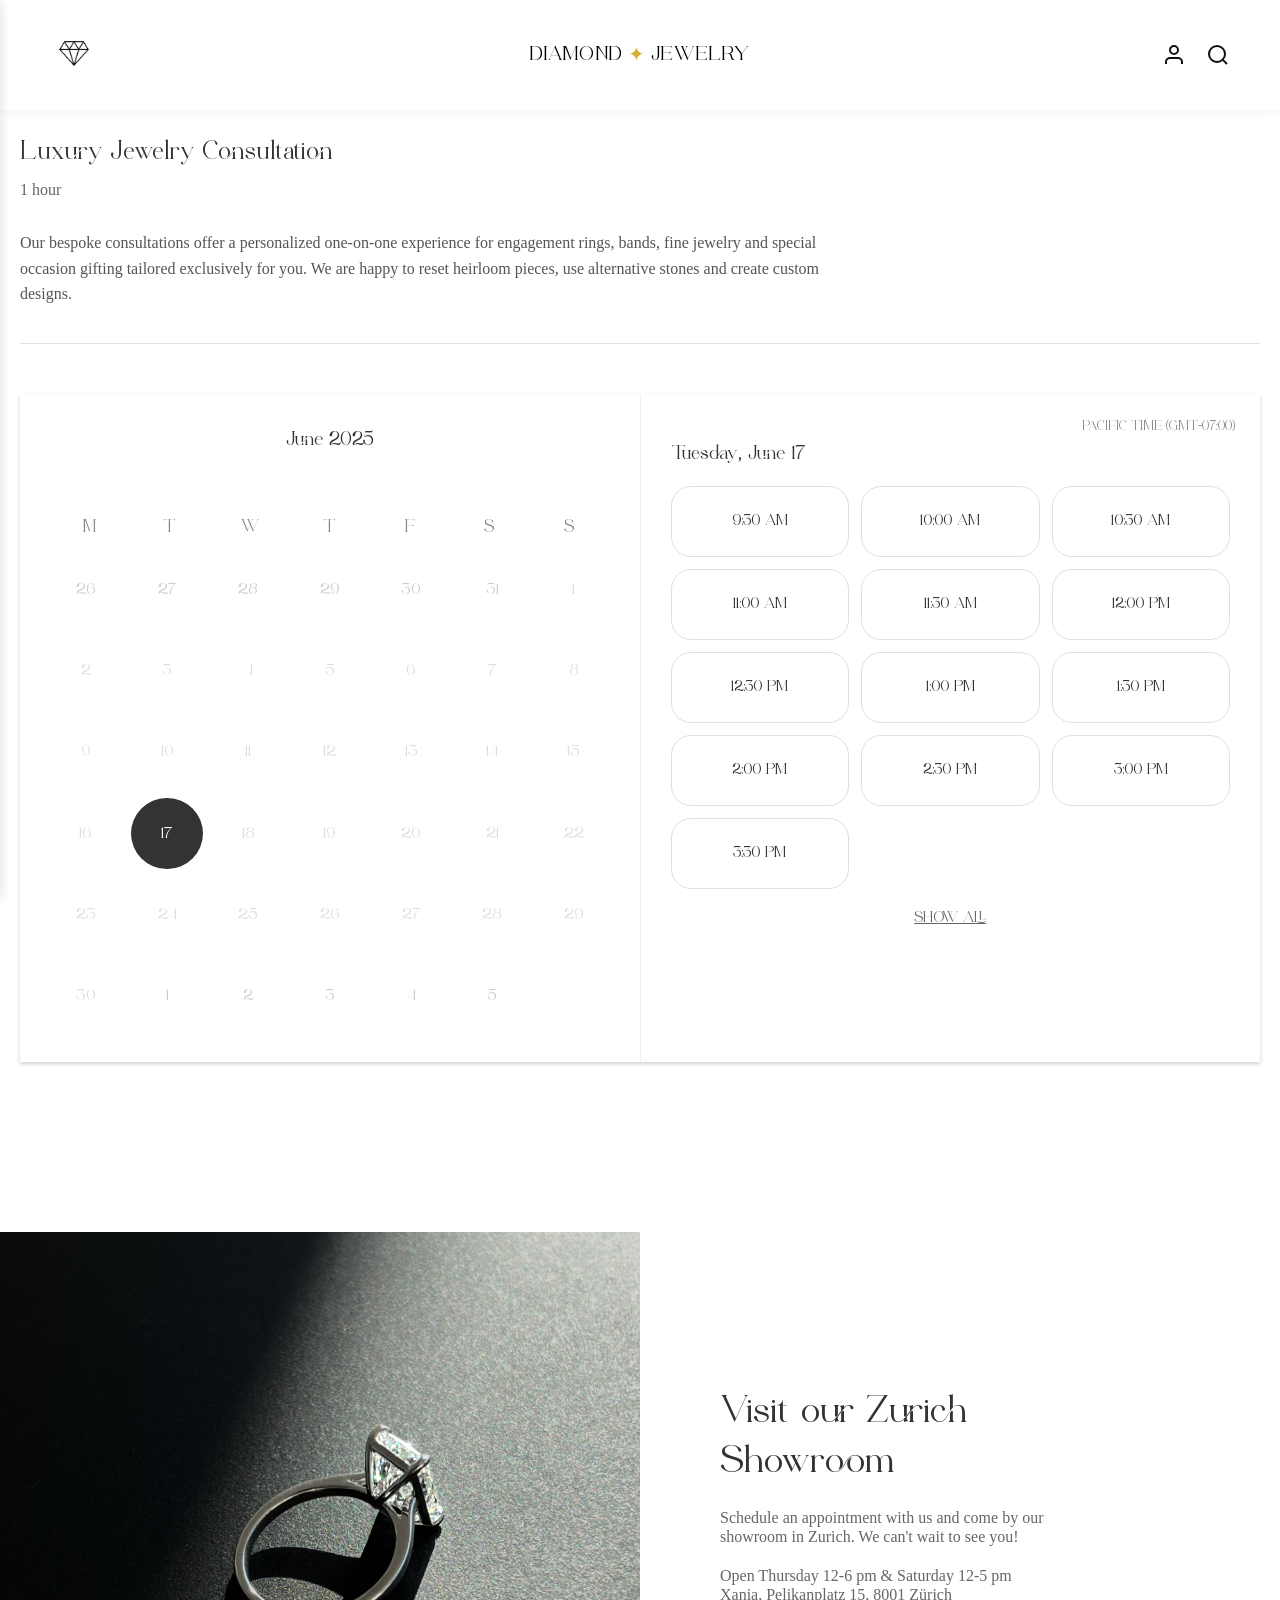
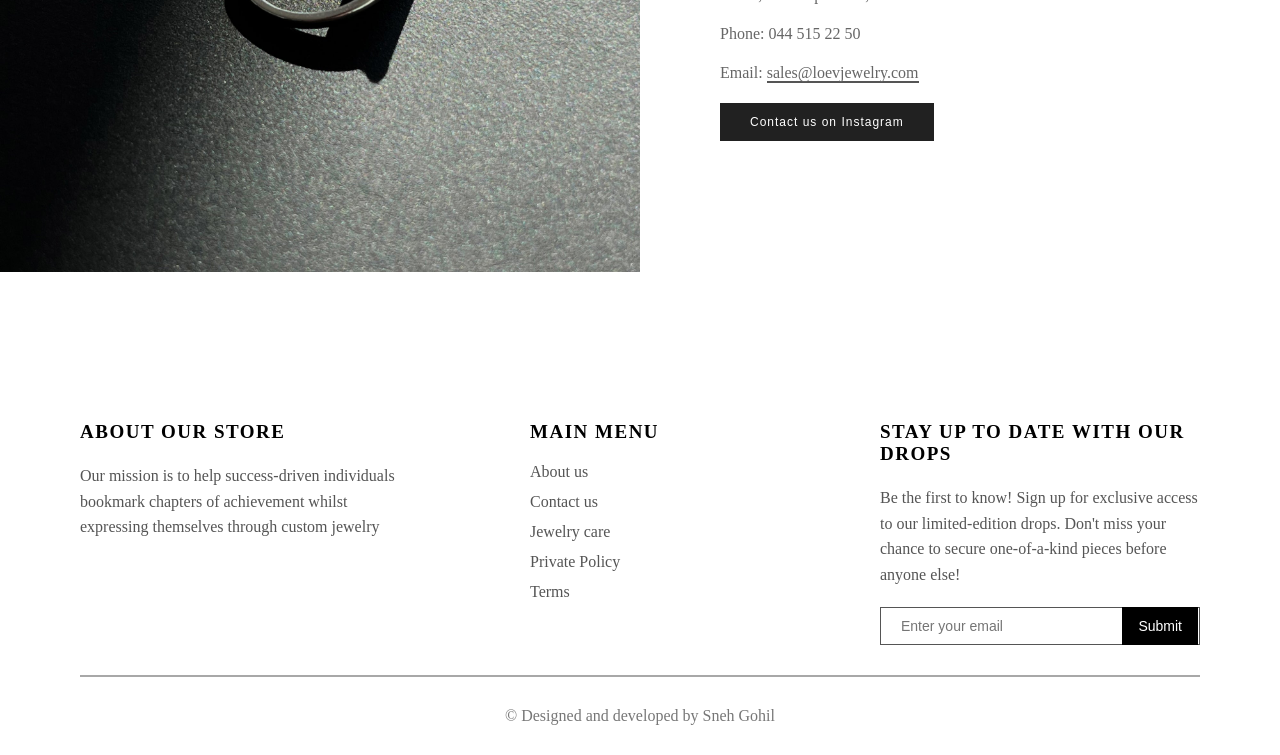
<file: In -Bookappoinment.html>
<!DOCTYPE html>
<html lang="en">

<head>
    <meta charset="UTF-8">
    <meta name="viewport" content="width=device-width, initial-scale=1.0">
    <title>Luxury Jewelry Consultations</title>
    <link rel="stylesheet" href="asset/style.css">
    <link href="https://fonts.googleapis.com/css2?family=Cormorant+Garamond:wght@400;500;600&display=swap"
        rel="stylesheet">
</head>

<body>

    <!-- Navbaar -->

    <div class="dj-navbar">
        <div class="dj-navbar-container">
            <button class="dj-menu-toggle" aria-label="Toggle menu">
                <img src="asset/images/diamond-luxury-stone-isolated-icon-free-vector.jpg" alt="Menu Icon"
                    class="dj-diamond-icon" />
            </button>

            <div class="dj-logo-container">
                <a href="index.html" class="dj-logo">
                    <span class="dj-logo-text">DIAMOND</span>
                    <span class="dj-logo-accent">✦</span>
                    <span class="dj-logo-text">JEWELRY</span>
                </a>
            </div>

            <!-- ✅ Wrapped both icons in one container -->
            <div class="dj-navbar-icons">
                <div class="dj-account-icon">
                    <svg xmlns="http://www.w3.org/2000/svg" viewBox="0 0 24 24" fill="none" stroke="currentColor"
                        stroke-width="2">
                        <path d="M20 21v-2a4 4 0 0 0-4-4H8a4 4 0 0 0-4 4v2"></path>
                        <circle cx="12" cy="7" r="4"></circle>
                    </svg>
                </div>

                <div class="dj-search-container">
                    <button class="dj-search-toggle" aria-label="Search">
                        <svg xmlns="http://www.w3.org/2000/svg" fill="none" stroke="currentColor" stroke-width="2">
                            <circle cx="11" cy="11" r="8"></circle>
                            <line x1="21" y1="21" x2="16.65" y2="16.65"></line>
                        </svg>
                    </button>
                    <div class="dj-search-input-container">
                        <input type="text" class="dj-search-input" placeholder="Search..." />
                        <button class="dj-close-search" aria-label="Close search">✕</button>
                    </div>
                </div>
            </div>
        </div>

        <div class="dj-side-menu">
            <div class="dj-menu-header">
                <h1>Diamond</h1>
                <button class="dj-close-menu" aria-label="Close menu">✕</button>
            </div>
            <nav class="dj-menu-nav">
                <ul>
                    <li><a href="In -Bookappoinment.html" class="dj-menu-item">BOOK AN APPOINTMENT</a></li>
                    <li><a href="Book An Appointment.html" class="dj-menu-item">BESPOKE</a></li>

                    <li><a href="Lookup - Page.html" class="dj-menu-item">LOOKBOOK</a></li>
                    <li><a href="Inquery Page.html" class="dj-menu-item">inquiry Page</a></li>
                    <li><a href="#" class="dj-menu-item">LOGIN</a></li>
                </ul>

            </nav>
            <div class="dj-menu-footer">
                <a href="https://www.instagram.com" target="_blank" class="dj-instagram-icon" aria-label="Instagram">
                    <img src="asset/images/instagram.png" alt="" />
                </a>
            </div>
        </div>

        <div class="dj-menu-overlay"></div>
    </div><!-- Inside <script> -->


    <div class="calender-con">
        <div class="appointment-header">
            <h1 class="appointment-title">Luxury Jewelry Consultation</h1>
            <span class="appointment-duration">1 hour</span>
            <p class="appointment-description">
                Our bespoke consultations offer a personalized one-on-one experience for engagement rings, bands, fine
                jewelry and special occasion gifting tailored exclusively for you. We are happy to reset heirloom
                pieces,
                use alternative stones and create custom designs.
            </p>
        </div>

        <div class="scheduler-container">
            <div class="calendar-section">
                <div class="calendar-header">
                    <button class="month-nav" id="prev-month"><svg xmlns="http://www.w3.org/2000/svg"
                            viewBox="0 0 320 512"><!--!Font Awesome Free 6.7.2 by @fontawesome - https://fontawesome.com License - https://fontawesome.com/license/free Copyright 2025 Fonticons, Inc.-->
                            <path fill="#111"
                                d="M9.4 233.4c-12.5 12.5-12.5 32.8 0 45.3l192 192c12.5 12.5 32.8 12.5 45.3 0s12.5-32.8 0-45.3L77.3 256 246.6 86.6c12.5-12.5 12.5-32.8 0-45.3s-32.8-12.5-45.3 0l-192 192z" />
                        </svg></button>
                    <span class="current-month" id="current-month">June 2025</span>
                    <button class="month-nav" id="next-month"><svg xmlns="http://www.w3.org/2000/svg"
                            viewBox="0 0 320 512"><!--!Font Awesome Free 6.7.2 by @fontawesome - https://fontawesome.com License - https://fontawesome.com/license/free Copyright 2025 Fonticons, Inc.-->
                            <path fill="#111"
                                d="M310.6 233.4c12.5 12.5 12.5 32.8 0 45.3l-192 192c-12.5 12.5-32.8 12.5-45.3 0s-12.5-32.8 0-45.3L242.7 256 73.4 86.6c-12.5-12.5-12.5-32.8 0-45.3s32.8-12.5 45.3 0l192 192z" />
                        </svg></button>
                </div>

                <div class="weekdays">
                    <span>M</span>
                    <span>T</span>
                    <span>W</span>
                    <span>T</span>
                    <span>F</span>
                    <span>S</span>
                    <span>S</span>
                </div>

                <div class="days-grid" id="days-grid">
                    <!-- Days will be populated by JavaScript -->
                </div>
            </div>

            <div class="times-section">
                <span class="timezone-label">PACIFIC TIME (GMT-07:00)</span>
                <h3 class="times-header" id="selected-date">Tuesday, June 17</h3>

                <div class="time-slots" id="time-slots">
                    <span class="time-slot">9:30 AM</span>
                    <span class="time-slot">10:00 AM</span>
                    <span class="time-slot">10:30 AM</span>
                    <span class="time-slot">11:00 AM</span>
                    <span class="time-slot">11:30 AM</span>
                    <span class="time-slot">12:00 PM</span>
                    <span class="time-slot">12:30 PM</span>
                    <span class="time-slot">1:00 PM</span>
                    <span class="time-slot">1:30 PM</span>
                    <span class="time-slot">2:00 PM</span>
                    <span class="time-slot">2:30 PM</span>
                    <span class="time-slot">3:00 PM</span>
                    <span class="time-slot">3:30 PM</span>
                </div>

                <span class="show-all">SHOW ALL</span>
            </div>
        </div>
    </div>

    <div class="image-container2">
        <div class="image-half2">
            <img src="asset/images/DiamondRing_5000x.jpg" alt="Second Image">
        </div>
        <div class="image-half2" style="align-content: center;">
            <div class="content-container">
                <h1>Visit our Zurich <br> Showroom</h1>
                <p>Schedule an appointment with us and come by our <br>showroom in Zurich. We can't wait to see you!</p>
                <p>Open Thursday 12-6 pm & Saturday 12-5 pm <br>
                    Xania, Pelikanplatz 15, 8001 Zürich</p>
                <p>Phone: 044 515 22 50</p>
                <p>Email: <span style="border-bottom: 2px solid #555;">sales@loevjewelry.com</span></p><button
                    class="action-btn"><span>Contact us on
                        Instagram</span></button>
            </div>
        </div>
    </div>

    <footer>
        <div class="footer-container">
            <div class="footer-section">
                <h3>ABOUT OUR STORE</h3>
                <p>Our mission is to help success-driven individuals bookmark chapters of achievement whilst expressing
                    themselves through custom jewelry</p>
                <div class="social-icons">
                    <a href="#"><i class="fab fa-facebook-f"></i></a>
                    <a href="#"><i class="fab fa-instagram"></i></a>
                    <a href="#"><i class="fab fa-youtube"></i></a>
                    <a href="#"><i class="fab fa-tiktok"></i></a>
                </div>
            </div>

            <div class="footer-section">
                <h3>MAIN MENU</h3>
                <ul class="footer-links">
                    <li><a href="about.html">About us</a></li>
                    <li><a href="#">Contact us</a></li>
                    <li><a href="#">Jewelry care</a></li>
                    <li><a href="Private Policy.html">Private Policy</a></li>
                    <li><a href="TAC.html">Terms</a></li>
                </ul>
            </div>



            <div class="footer-section">
                <h3>STAY UP TO DATE WITH OUR DROPS</h3>
                <p>Be the first to know! Sign up for exclusive access to our limited-edition drops. Don't miss your
                    chance to secure one-of-a-kind pieces before anyone else!</p>
                <div class="email-signup">
                    <input type="email" style="padding-left: 20px;" placeholder="Enter your email">
                    <button class="ftb" type="submit">Submit</button>
                </div>
            </div>
        </div>
        <div class="footer-bottom">
            © Designed and developed by Sneh Gohil
        </div>
    </footer>

    <script>
        document.addEventListener('DOMContentLoaded', function () {
            // Current date and selected date
            const currentDate = new Date();
            let selectedDate = new Date(2025, 5, 17); // June 17, 2025 (month is 0-indexed)
            let currentMonth = selectedDate.getMonth();
            let currentYear = selectedDate.getFullYear();

            // DOM elements
            const daysGrid = document.getElementById('days-grid');
            const currentMonthElement = document.getElementById('current-month');
            const selectedDateElement = document.getElementById('selected-date');
            const prevMonthBtn = document.getElementById('prev-month');
            const nextMonthBtn = document.getElementById('next-month');
            const timeSlots = document.querySelectorAll('.time-slot');

            // Initialize calendar
            renderCalendar(currentMonth, currentYear);

            // Event listeners for month navigation
            prevMonthBtn.addEventListener('click', function () {
                currentMonth--;
                if (currentMonth < 0) {
                    currentMonth = 11;
                    currentYear--;
                }
                renderCalendar(currentMonth, currentYear);
            });

            nextMonthBtn.addEventListener('click', function () {
                currentMonth++;
                if (currentMonth > 11) {
                    currentMonth = 0;
                    currentYear++;
                }
                renderCalendar(currentMonth, currentYear);
            });

            // Time slot selection
            timeSlots.forEach(slot => {
                slot.addEventListener('click', function () {
                    document.querySelector('.time-slot.selected')?.classList.remove('selected');
                    this.classList.add('selected');
                });
            });

            // Function to render the calendar
            function renderCalendar(month, year) {
                // Update month/year display
                const monthNames = ["January", "February", "March", "April", "May", "June",
                    "July", "August", "September", "October", "November", "December"];
                currentMonthElement.textContent = `${monthNames[month]} ${year}`;

                // Get first day of month and total days in month
                const firstDay = new Date(year, month, 1).getDay();
                const daysInMonth = new Date(year, month + 1, 0).getDate();

                // Get days from previous month
                const prevMonthDays = new Date(year, month, 0).getDate();

                // Clear the grid
                daysGrid.innerHTML = '';

                // Add days from previous month
                for (let i = firstDay === 0 ? 6 : firstDay - 1; i > 0; i--) {
                    const dayElement = document.createElement('span');
                    dayElement.className = 'day inactive';
                    dayElement.textContent = prevMonthDays - i + 1;
                    daysGrid.appendChild(dayElement);
                }

                // Add days from current month
                const today = new Date();
                today.setHours(0, 0, 0, 0);

                for (let i = 1; i <= daysInMonth; i++) {
                    const dayElement = document.createElement('span');
                    dayElement.className = 'day';
                    dayElement.textContent = i;

                    const date = new Date(year, month, i);

                    // Mark past dates
                    if (date < today) {
                        dayElement.classList.add('past');
                    }

                    // Mark selected date
                    if (date.getTime() === selectedDate.getTime()) {
                        dayElement.classList.add('selected');
                        updateSelectedDateDisplay(date);
                    }

                    dayElement.addEventListener('click', function () {
                        // Only allow selection if not a past date
                        if (!date < today) {
                            document.querySelector('.day.selected')?.classList.remove('selected');
                            this.classList.add('selected');
                            selectedDate = date;
                            updateSelectedDateDisplay(date);
                        }
                    });

                    daysGrid.appendChild(dayElement);
                }

                // Add days from next month
                const totalCells = firstDay + daysInMonth;
                const remainingCells = totalCells <= 35 ? 35 - totalCells : 42 - totalCells;

                for (let i = 1; i <= remainingCells; i++) {
                    const dayElement = document.createElement('span');
                    dayElement.className = 'day inactive';
                    dayElement.textContent = i;
                    daysGrid.appendChild(dayElement);
                }

                // Disable previous month button if we're at current month
                const currentMonthDate = new Date();
                currentMonthDate.setHours(0, 0, 0, 0);
                currentMonthDate.setDate(1);

                const displayedMonthDate = new Date(year, month, 1);

                prevMonthBtn.classList.toggle('disabled', displayedMonthDate <= currentMonthDate);
            }

            // Function to update the selected date display
            function updateSelectedDateDisplay(date) {
                const dayNames = ["Sunday", "Monday", "Tuesday", "Wednesday", "Thursday", "Friday", "Saturday"];
                const monthNames = ["January", "February", "March", "April", "May", "June",
                    "July", "August", "September", "October", "November", "December"];

                const dayName = dayNames[date.getDay()];
                const monthName = monthNames[date.getMonth()];
                const dayNumber = date.getDate();

                selectedDateElement.textContent = `${dayName}, ${monthName} ${dayNumber}`;
            }
        });
    </script>

    <script>
        document.addEventListener('DOMContentLoaded', () => {
            const menuToggle = document.querySelector('.dj-menu-toggle');
            const diamondIcon = document.querySelector('.dj-diamond-icon');
            const sideMenu = document.querySelector('.dj-side-menu');
            const menuOverlay = document.querySelector('.dj-menu-overlay');
            const closeMenu = document.querySelector('.dj-close-menu');
            const searchToggle = document.querySelector('.dj-search-toggle');
            const searchInputContainer = document.querySelector('.dj-search-input-container');
            const closeSearch = document.querySelector('.dj-close-search');
            const menuItems = document.querySelectorAll('.dj-menu-item');
            const navbarIcons = document.querySelector('.dj-navbar-icons'); // ✅ new

            const toggleMenu = () => {
                menuToggle.classList.toggle('active');
                sideMenu.classList.toggle('open');
                menuOverlay.classList.toggle('open');
                diamondIcon.style.display = menuToggle.classList.contains('active') ? 'none' : 'block';

                if (menuToggle.classList.contains('active')) {
                    menuItems.forEach((item, index) => {
                        item.style.setProperty('--delay', `${index * 0.5}s`);
                    });
                    navbarIcons.classList.add('disable-interaction'); // ✅ disable icons
                } else {
                    navbarIcons.classList.remove('disable-interaction'); // ✅ enable icons
                }
            };

            const closeAllMenus = () => {
                menuToggle.classList.remove('active');
                sideMenu.classList.remove('open');
                menuOverlay.classList.remove('open');
                navbarIcons.classList.remove('disable-interaction'); // ✅ enable icons
                setTimeout(() => {
                    diamondIcon.style.display = 'block';
                }, 200);
            };

            const toggleSearch = () => {
                searchInputContainer.classList.toggle('active');
            };

            menuToggle.addEventListener('click', toggleMenu);
            closeMenu.addEventListener('click', closeAllMenus);
            menuOverlay.addEventListener('click', closeAllMenus);
            searchToggle.addEventListener('click', toggleSearch);
            closeSearch.addEventListener('click', toggleSearch);

            document.addEventListener('keydown', (e) => {
                if (e.key === 'Escape' && sideMenu.classList.contains('open')) {
                    closeAllMenus();
                }
            });
        });
    </script>
</body>

</html>
</file>
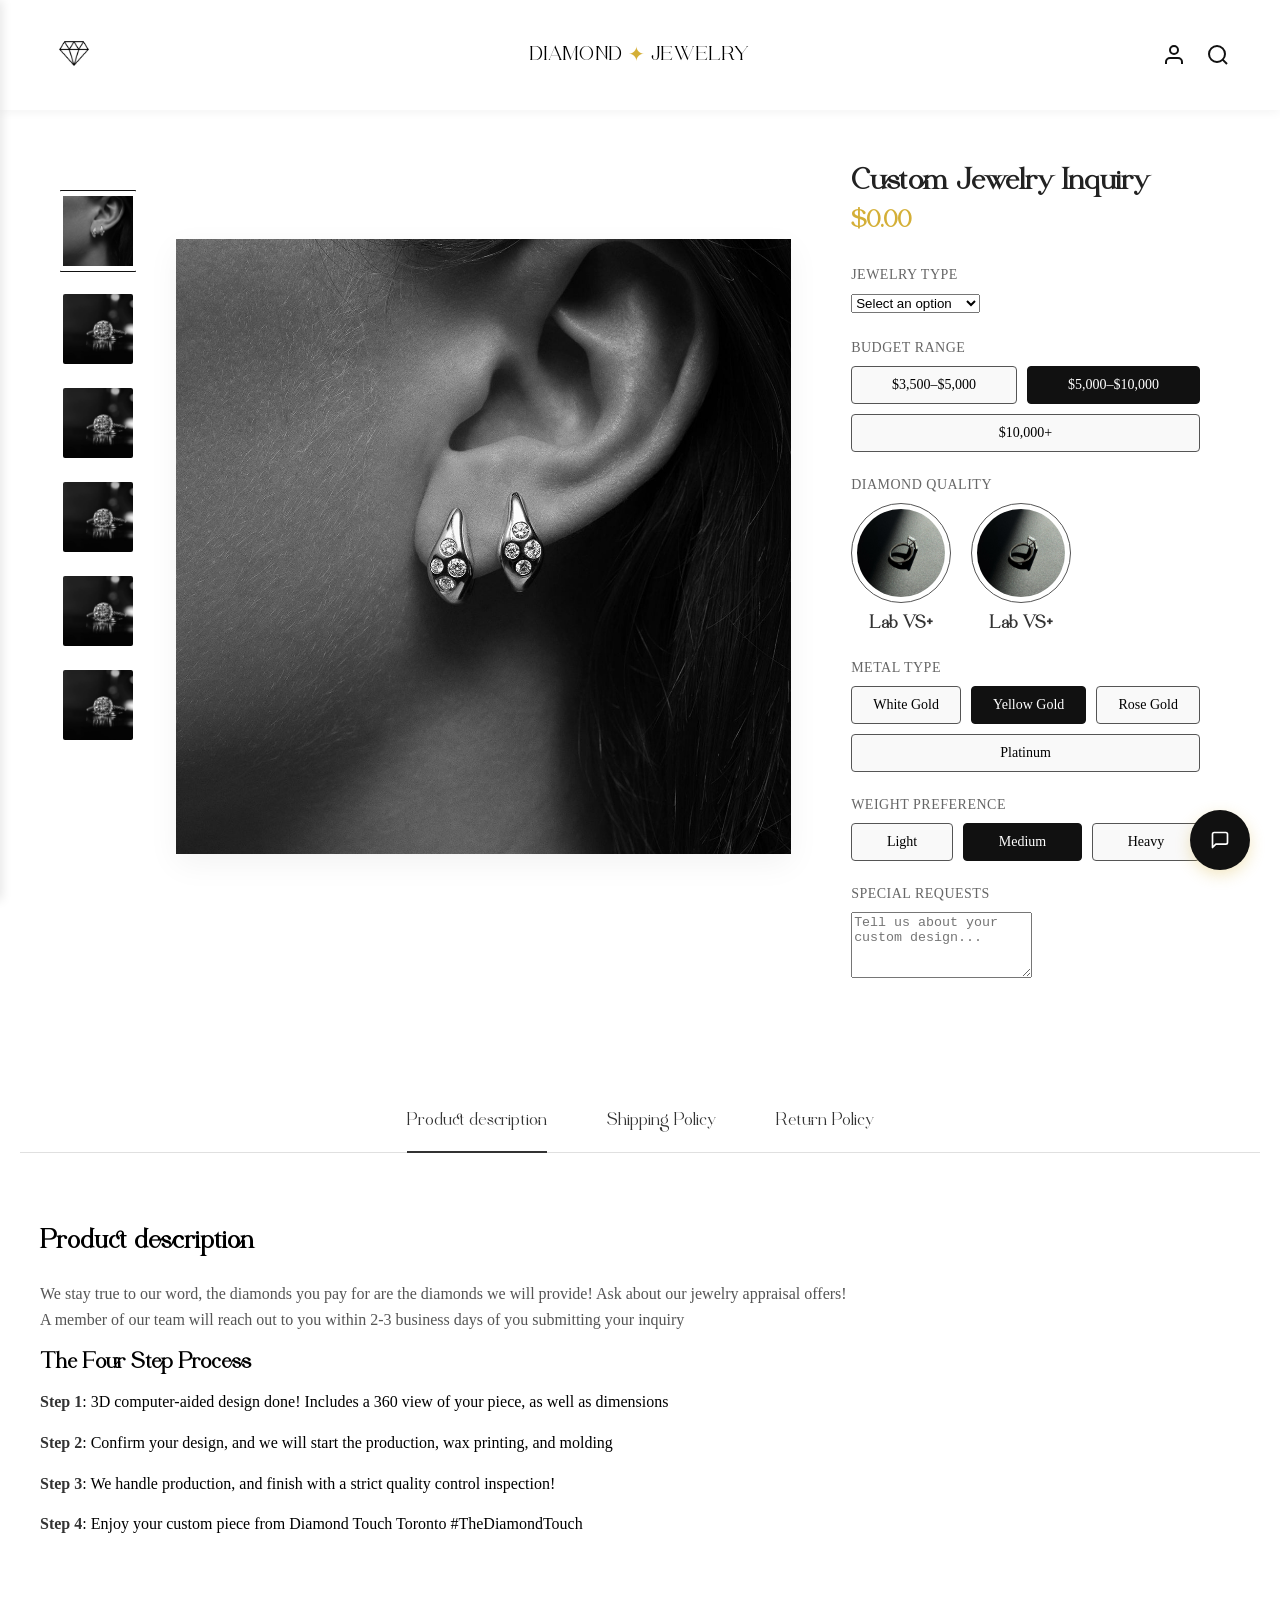
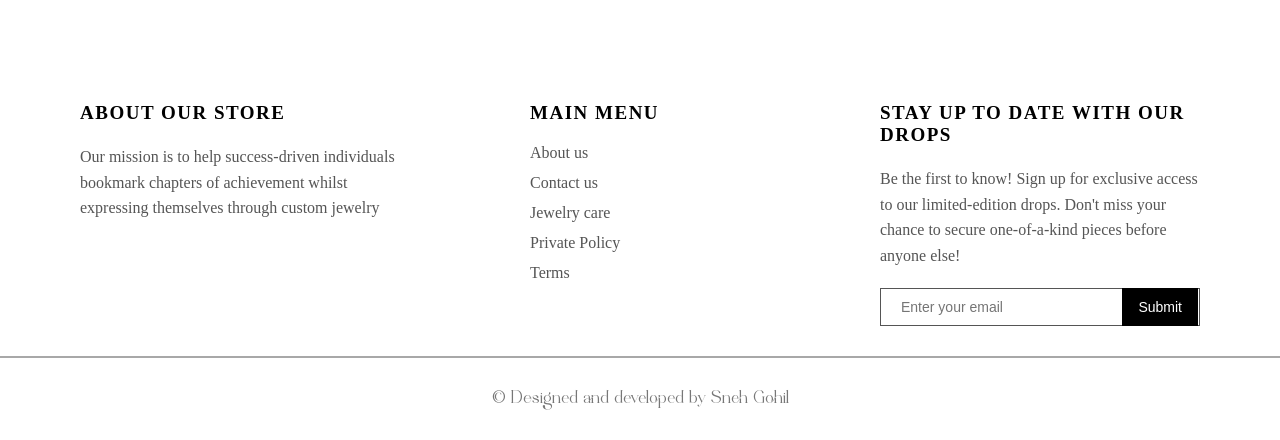
<file: Inquery Page.html>
<!DOCTYPE html>
<html lang="en">

<head>
    <meta charset="UTF-8">
    <meta name="viewport" content="width=device-width, initial-scale=1.0">
    <title>Luxury Diamond Jewelry Customizer</title>
    <link rel="stylesheet" href="asset/style.css">



    <link href="https://fonts.googleapis.com/css2?family=Montserrat:wght@400;500;600;700&display=swap" rel="stylesheet">
</head>

<body>

    <!-- Navbaar -->

    <div class="dj-navbar">
        <div class="dj-navbar-container">
            <button class="dj-menu-toggle" aria-label="Toggle menu">
                <img src="asset/images/diamond-luxury-stone-isolated-icon-free-vector.jpg" alt="Menu Icon"
                    class="dj-diamond-icon" />
            </button>

            <div class="dj-logo-container">
                <a href="index.html" class="dj-logo">
                    <span class="dj-logo-text">DIAMOND</span>
                    <span class="dj-logo-accent">✦</span>
                    <span class="dj-logo-text">JEWELRY</span>
                </a>
            </div>

            <div class="dj-navbar-icons">
                <div class="dj-account-icon">
                    <svg xmlns="http://www.w3.org/2000/svg" viewBox="0 0 24 24" fill="none" stroke="currentColor"
                        stroke-width="2">
                        <path d="M20 21v-2a4 4 0 0 0-4-4H8a4 4 0 0 0-4 4v2"></path>
                        <circle cx="12" cy="7" r="4"></circle>
                    </svg>
                </div>

                <div class="dj-search-container">
                    <button class="dj-search-toggle" aria-label="Search">
                        <svg xmlns="http://www.w3.org/2000/svg" fill="none" stroke="currentColor" stroke-width="2">
                            <circle cx="11" cy="11" r="8"></circle>
                            <line x1="21" y1="21" x2="16.65" y2="16.65"></line>
                        </svg>
                    </button>
                    <div class="dj-search-input-container">
                        <input type="text" class="dj-search-input" placeholder="Search..." />
                        <button class="dj-close-search" aria-label="Close search">✕</button>
                    </div>
                </div>
            </div>
        </div>

        <div class="dj-side-menu">
            <div class="dj-menu-header">
                <h1>Diamond</h1>
                <button class="dj-close-menu" aria-label="Close menu">✕</button>
            </div>
            <nav class="dj-menu-nav">
                <ul>
                    <li><a href="In -Bookappoinment.html" class="dj-menu-item">BOOK AN APPOINTMENT</a></li>
                    <li><a href="Book An Appointment.html" class="dj-menu-item">BESPOKE</a></li>

                    <li><a href="Lookup - Page.html" class="dj-menu-item">LOOKBOOK</a></li>
                    <li><a href="Inquery Page.html" class="dj-menu-item">inquiry Page</a></li>
                    <li><a href="#" class="dj-menu-item">LOGIN</a></li>
                </ul>
            </nav>
            <div class="dj-menu-footer">
                <a href="https://www.instagram.com" target="_blank" class="dj-instagram-icon" aria-label="Instagram">
                    <img src="asset/images/instagram.png" alt="" />
                </a>
            </div>
        </div>

        <div class="dj-menu-overlay"></div>
    </div><!-- Inside <script> -->



    <div class="jewelry-showcase">
        <!-- Left Side - Thumbnail Gallery -->
        <div class="thumbnail-gallery">
            <img src="asset/images/CurveDiamondHuggiesSQ_5000x.jpg" alt="Selected Jewelry" class="thumbnail active"
                id="mainThumbnail">
            <img src="asset/images/istockphoto-1276880504-612x612.jpg" alt="Diamond Ring 2" class="thumbnail">
            <img src="asset/images/istockphoto-1276880504-612x612.jpg" alt="Diamond Pendant 1" class="thumbnail">
            <img src="asset/images/istockphoto-1276880504-612x612.jpg" alt="Diamond Pendant 2" class="thumbnail">
            <img src="asset/images/istockphoto-1276880504-612x612.jpg" alt="Diamond Chain 1" class="thumbnail">
            <img src="asset/images/istockphoto-1276880504-612x612.jpg" alt="Diamond Ring 3" class="thumbnail">
        </div>

        <div class="image-section">
            <div class="main-image-container" id="mainImageContainer">
                <img src="asset/images/CurveDiamondHuggiesSQ_5000x.jpg" alt="Custom Diamond Jewelry" class="main-image"
                    id="mainImage">
                <div class="zoom-icon" id="zoomIcon">
                    <svg xmlns="http://www.w3.org/2000/svg" width="20" height="20" viewBox="0 0 24 24" fill="none"
                        stroke="currentColor" stroke-width="2" stroke-linecap="round" stroke-linejoin="round">
                        <circle cx="11" cy="11" r="8"></circle>
                        <line x1="21" y1="21" x2="16.65" y2="16.65"></line>
                        <line x1="11" y1="8" x2="11" y2="14"></line>
                        <line x1="8" y1="11" x2="14" y2="11"></line>
                    </svg>
                </div>
                <div class="lens" id="lens"></div>
            </div>
            <div class="zoom-result" id="zoomResult"></div>
        </div>

        <!-- Right Side - Inquiry Form -->
        <div class="inquiry-section">
            <h2 class="form-title">Custom Jewelry Inquiry</h2>
            <div class="price">$0.00</div>

            <div class="form-group">
                <label for="jewelry-type">Jewelry Type</label>
                <select id="jewelry-type">
                    <option value="">Select an option</option>
                    <option value="ring">Engagement Ring</option>
                    <option value="pendant">Pendant</option>
                    <option value="chain">Necklace</option>
                    <option value="bracelet">Bracelet</option>
                    <option value="earrings">Earrings</option>
                </select>
            </div>

            <div class="form-group">
                <label>Budget Range</label>
                <div class="option-group">
                    <div class="option-btn">$3,500–$5,000</div>
                    <div class="option-btn active">$5,000–$10,000</div>
                    <div class="option-btn">$10,000+</div>
                </div>
            </div>

            <div class="form-group">
                <label>Diamond Quality</label>
                <div class="diamond-options">
                    <div class="image-container">
                        <img src="asset/images/DiamondRing_5000x.jpg" alt="Lab Diamond">
                        <div class="image-caption">Lab VS+</div>
                    </div>
                    <div class="diamond-option">
                        <div class="image-container">
                            <img src="asset/images/DiamondRing_5000x.jpg" alt="Lab Diamond">
                            <div class="image-caption">Lab VS+</div>
                        </div>
                    </div>
                </div>
            </div>

            <div class="form-group">
                <label>Metal Type</label>
                <div class="option-group">
                    <div class="option-btn">White Gold</div>
                    <div class="option-btn active">Yellow Gold</div>
                    <div class="option-btn">Rose Gold</div>
                    <div class="option-btn">Platinum</div>
                </div>
            </div>


            <div class="form-group">
                <label>Weight Preference</label>
                <div class="option-group">
                    <div class="option-btn">Light</div>
                    <div class="option-btn active">Medium</div>
                    <div class="option-btn">Heavy</div>
                </div>
            </div>

            <div class="form-group">
                <label for="notes">Special Requests</label>
                <textarea id="notes" rows="4" placeholder="Tell us about your custom design..."></textarea>
            </div>

            <div class="form-group">
                <h2 class="form-title" style="margin-bottom: 30px;">Personal Details</h2>
                <label for="notes">Name</label>
                <input type="text">
            </div>

            <div class="form-group">

                <label for="notes">Email</label>
                <input type="text">
            </div>

            <div class="form-group">
                <label>Best Time To Call (EST): </label>
                <div class="option-group">
                    <div class="option-btn">11AM-1PM
                    </div>
                    <div class="option-btn active">1PM-3PM</div>
                    <div class="option-btn">3PM-5PM</div>
                </div>
            </div>

            <div class="form-group">

                <label for="notes">Social Media Handle:</label>
                <input type="text">
            </div>
            <div class="form-group">

                <label for="notes">Upload an image of what you're looking for (Optional):</label>
                <div class="file-upload-container">
                    <input type="file" id="file-upload" class="file-input" />
                    <button id="file" class="upload">Choose File</button>
                </div>
            </div>

            <div class="form-footer">
                <button class="next-btn">Continue to Personal Details</button>
            </div>
        </div>
    </div>

    <!-- Product Description -->

    <section class="dt-body">
        <div class="dt-tabs-container">
            <div class="dt-tabs-row">
                <div class="dt-tab-btn dt-active" data-tab="product">Product description</div>
                <div class="dt-tab-btn" data-tab="shipping">Shipping Policy</div>
                <div class="dt-tab-btn" data-tab="return">Return Policy</div>
            </div>

            <div class="dt-content-container" id="dt-content-container">
                <!-- Content will be dynamically inserted here -->
            </div>
        </div>

    </section>

    <!-- Chat Widget -->
    <div class="chat-widget">
        <svg class="chat" xmlns="http://www.w3.org/2000/svg" width="24" height="24" viewBox="0 0 24 24" fill="none"
            stroke="currentColor" stroke-width="2" stroke-linecap="round" stroke-linejoin="round">
            <path d="M21 15a2 2 0 0 1-2 2H7l-4 4V5a2 2 0 0 1 2-2h14a2 2 0 0 1 2 2z"></path>
        </svg>
    </div>

    <footer>
        <div class="footer-container">
            <div class="footer-section">
                <h3>ABOUT OUR STORE</h3>
                <p>Our mission is to help success-driven individuals bookmark chapters of achievement whilst expressing
                    themselves through custom jewelry</p>
                <div class="social-icons">
                    <a href="#"><i class="fab fa-facebook-f"></i></a>
                    <a href="#"><i class="fab fa-instagram"></i></a>
                    <a href="#"><i class="fab fa-youtube"></i></a>
                    <a href="#"><i class="fab fa-tiktok"></i></a>
                </div>
            </div>

            <div class="footer-section">
                <h3>MAIN MENU</h3>
                <ul class="footer-links">
                    <li><a href="about.html">About us</a></li>
                    <li><a href="#">Contact us</a></li>
                    <li><a href="#">Jewelry care</a></li>
                    <li><a href="Private Policy.html">Private Policy</a></li>
                    <li><a href="TAC.html">Terms</a></li>
                </ul>
            </div>



            <div class="footer-section">
                <h3>STAY UP TO DATE WITH OUR DROPS</h3>
                <p>Be the first to know! Sign up for exclusive access to our limited-edition drops. Don't miss your
                    chance to secure one-of-a-kind pieces before anyone else!</p>
                <div class="email-signup">
                    <input type="email" style="padding-left: 20px;" placeholder="Enter your email">
                    <button class="ftb" type="submit">Submit</button>
                </div>
            </div>
        </div>
    </footer>
    <div class="footer-bottom">
        © Designed and developed by Sneh Gohil
    </div>
    <script>
        // Thumbnail click functionality
        const thumbnails = document.querySelectorAll('.thumbnail');
        const mainImage = document.getElementById('mainImage');

        thumbnails.forEach(thumb => {
            thumb.addEventListener('click', function () {
                // Remove active class from all thumbnails
                thumbnails.forEach(t => t.classList.remove('active'));
                // Add active class to clicked thumbnail
                this.classList.add('active');
                // Update main image
                mainImage.src = this.src;
            });
        });

        // Zoom functionality
        const container = document.getElementById("mainImageContainer");
        const image = document.getElementById("mainImage");
        const lens = document.getElementById("lens");
        const result = document.getElementById("zoomResult");
        const zoomIcon = document.getElementById("zoomIcon");

        const zoomLevel = 2; // 2x zoom

        container.addEventListener("mousemove", moveLens);
        container.addEventListener("mouseenter", () => {
            lens.style.display = "block";
            result.style.display = "block";
        });
        container.addEventListener("mouseleave", () => {
            lens.style.display = "none";
            result.style.display = "none";
        });

        function moveLens(e) {
            const bounds = container.getBoundingClientRect();
            const x = e.clientX - bounds.left;
            const y = e.clientY - bounds.top;

            const lensWidth = lens.offsetWidth;
            const lensHeight = lens.offsetHeight;

            let lensX = x - lensWidth / 2;
            let lensY = y - lensHeight / 2;

            // Boundary check
            if (lensX < 0) lensX = 0;
            if (lensY < 0) lensY = 0;
            if (lensX > container.offsetWidth - lensWidth) lensX = container.offsetWidth - lensWidth;
            if (lensY > container.offsetHeight - lensHeight) lensY = container.offsetHeight - lensHeight;

            lens.style.left = `${lensX}px`;
            lens.style.top = `${lensY}px`;

            // Show zoomed image in result
            result.style.backgroundImage = `url(${image.src})`;
            result.style.backgroundPosition = `-${lensX * zoomLevel}px -${lensY * zoomLevel}px`;
            result.style.backgroundSize = `${image.width * zoomLevel}px ${image.height * zoomLevel}px`;
        }

        zoomIcon.addEventListener('click', function (e) {
            e.stopPropagation();
            window.open(mainImage.src, '_blank');
        });

        // Option button functionality
        const optionBtns = document.querySelectorAll('.option-btn');
        optionBtns.forEach(btn => {
            btn.addEventListener('click', function () {
                const parent = this.parentElement;
                if (parent.classList.contains('option-group')) {
                    parent.querySelectorAll('.option-btn').forEach(b => b.classList.remove('active'));
                }
                this.classList.add('active');
                updatePrice();
            });
        });

        // Diamond option functionality
        const diamondOptions = document.querySelectorAll('.diamond-option');
        diamondOptions.forEach(option => {
            option.addEventListener('click', function () {
                diamondOptions.forEach(o => o.classList.remove('active'));
                this.classList.add('active');
                updatePrice();
            });
        });

        // Price calculation (simplified)
        function updatePrice() {
            const activeBudget = document.querySelector('.option-btn.active');
            const activeDiamond = document.querySelector('.diamond-option.active').textContent.trim();

            let basePrice = 0;
            if (activeBudget.textContent.includes('$3,500')) basePrice = 4250;
            else if (activeBudget.textContent.includes('$5,000')) basePrice = 7500;
            else basePrice = 12500;

            if (activeDiamond.includes('Natural')) basePrice *= 1.5;

            document.querySelector('.price').textContent = '$' + basePrice.toLocaleString('en-US') + '.00';
        }

        // Initialize price
        updatePrice();

        // Extract image from URL and display it
        const urlParams = new URLSearchParams(window.location.search);
        const imgSrc = urlParams.get('img');

        if (imgSrc) {
            const decodedImg = decodeURIComponent(imgSrc);

            // Update main image
            const mainImg = document.getElementById('mainImage');
            if (mainImg) mainImg.src = decodedImg;

            // Update first thumbnail
            const firstThumb = document.querySelector('.thumbnail-gallery img:first-child');
            if (firstThumb) firstThumb.src = decodedImg;
        }
    </script>

    <script>
        // Content templates
        const dtContentTemplates = {
            product: `
                    <div class="dt-tab-content" id="product-content">
                        <h2 class="dt-h2">Product description</h2>
                        <p class="dt-p">We stay true to our word, the diamonds you pay for are the diamonds we will provide! Ask about our jewelry appraisal offers!<br>
                        A member of our team will reach out to you within 2-3 business days of you submitting your inquiry</p>
                        
                        <h3 class="dt-h3">The Four Step Process</h3>
                        
                        <div class="dt-step">
                            <strong>Step 1</strong>: 3D computer-aided design done! Includes a 360 view of your piece, as well as dimensions
                        </div>
                        
                        <div class="dt-step">
                            <strong>Step 2</strong>: Confirm your design, and we will start the production, wax printing, and molding
                        </div>
                        
                        <div class="dt-step">
                            <strong>Step 3</strong>: We handle production, and finish with a strict quality control inspection!
                        </div>
                        
                        <div class="dt-step">
                            <strong>Step 4</strong>: Enjoy your custom piece from Diamond Touch Toronto #TheDiamondTouch
                        </div>
                    </div>
                `,
            shipping: `
                    <div class="dt-tab-content" id="shipping-content">
                        <h2 class="dt-h2">Shipping Policy</h2>
                        <p class="dt-p">We stay true to our word, the diamonds you pay for are the diamonds we will provide! Ask about our jewelry appraisal offers!</p>
                        <p class="dt-p">A member of our team will reach out to you within 2-3 business days of you submitting your inquiry.</p>
                    </div>
                `,
            return: `
                    <div class="dt-tab-content" id="return-content">
                        <h2 class="dt-h2">Return Policy</h2>
                        <p class="dt-p">Due to the custom nature of our products, we generally do not accept returns. However, we stand behind the quality of our workmanship.</p>
                        <p class="dt-p">If there are any issues with your order, please contact us within 7 days of receipt and we will work with you to resolve the matter.</p>
                        <p class="dt-p">All returns require prior authorization. Shipping costs for returns are the responsibility of the customer unless the return is due to our error.</p>
                    </div>
                `
        };

        document.addEventListener('DOMContentLoaded', function () {
            const dtTabs = document.querySelectorAll('.dt-tab-btn');
            const dtContentContainer = document.getElementById('dt-content-container');

            // Load initial content
            dtContentContainer.innerHTML = dtContentTemplates.product;

            dtTabs.forEach(tab => {
                tab.addEventListener('click', function () {
                    // Only proceed if this tab isn't already active
                    if (this.classList.contains('dt-active')) return;

                    // Remove active class from all tabs
                    dtTabs.forEach(t => t.classList.remove('dt-active'));

                    // Add active class to clicked tab
                    this.classList.add('dt-active');

                    // Get the tab ID and load corresponding content
                    const tabId = this.getAttribute('data-tab');
                    dtContentContainer.innerHTML = dtContentTemplates[tabId];
                });
            });
        });
    </script>
    <script>
        document.addEventListener('DOMContentLoaded', () => {
            const menuToggle = document.querySelector('.dj-menu-toggle');
            const diamondIcon = document.querySelector('.dj-diamond-icon');
            const sideMenu = document.querySelector('.dj-side-menu');
            const menuOverlay = document.querySelector('.dj-menu-overlay');
            const closeMenu = document.querySelector('.dj-close-menu');
            const searchToggle = document.querySelector('.dj-search-toggle');
            const searchInputContainer = document.querySelector('.dj-search-input-container');
            const closeSearch = document.querySelector('.dj-close-search');
            const menuItems = document.querySelectorAll('.dj-menu-item');
            const navbarIcons = document.querySelector('.dj-navbar-icons'); // ✅ new

            const toggleMenu = () => {
                menuToggle.classList.toggle('active');
                sideMenu.classList.toggle('open');
                menuOverlay.classList.toggle('open');
                diamondIcon.style.display = menuToggle.classList.contains('active') ? 'none' : 'block';

                if (menuToggle.classList.contains('active')) {
                    menuItems.forEach((item, index) => {
                        item.style.setProperty('--delay', `${index * 0.5}s`);
                    });
                    navbarIcons.classList.add('disable-interaction'); // ✅ disable icons
                } else {
                    navbarIcons.classList.remove('disable-interaction'); // ✅ enable icons
                }
            };

            const closeAllMenus = () => {
                menuToggle.classList.remove('active');
                sideMenu.classList.remove('open');
                menuOverlay.classList.remove('open');
                navbarIcons.classList.remove('disable-interaction'); // ✅ enable icons
                setTimeout(() => {
                    diamondIcon.style.display = 'block';
                }, 200);
            };

            const toggleSearch = () => {
                searchInputContainer.classList.toggle('active');
            };

            menuToggle.addEventListener('click', toggleMenu);
            closeMenu.addEventListener('click', closeAllMenus);
            menuOverlay.addEventListener('click', closeAllMenus);
            searchToggle.addEventListener('click', toggleSearch);
            closeSearch.addEventListener('click', toggleSearch);

            document.addEventListener('keydown', (e) => {
                if (e.key === 'Escape' && sideMenu.classList.contains('open')) {
                    closeAllMenus();
                }
            });
        });
    </script>


</body>

</html>
</file>
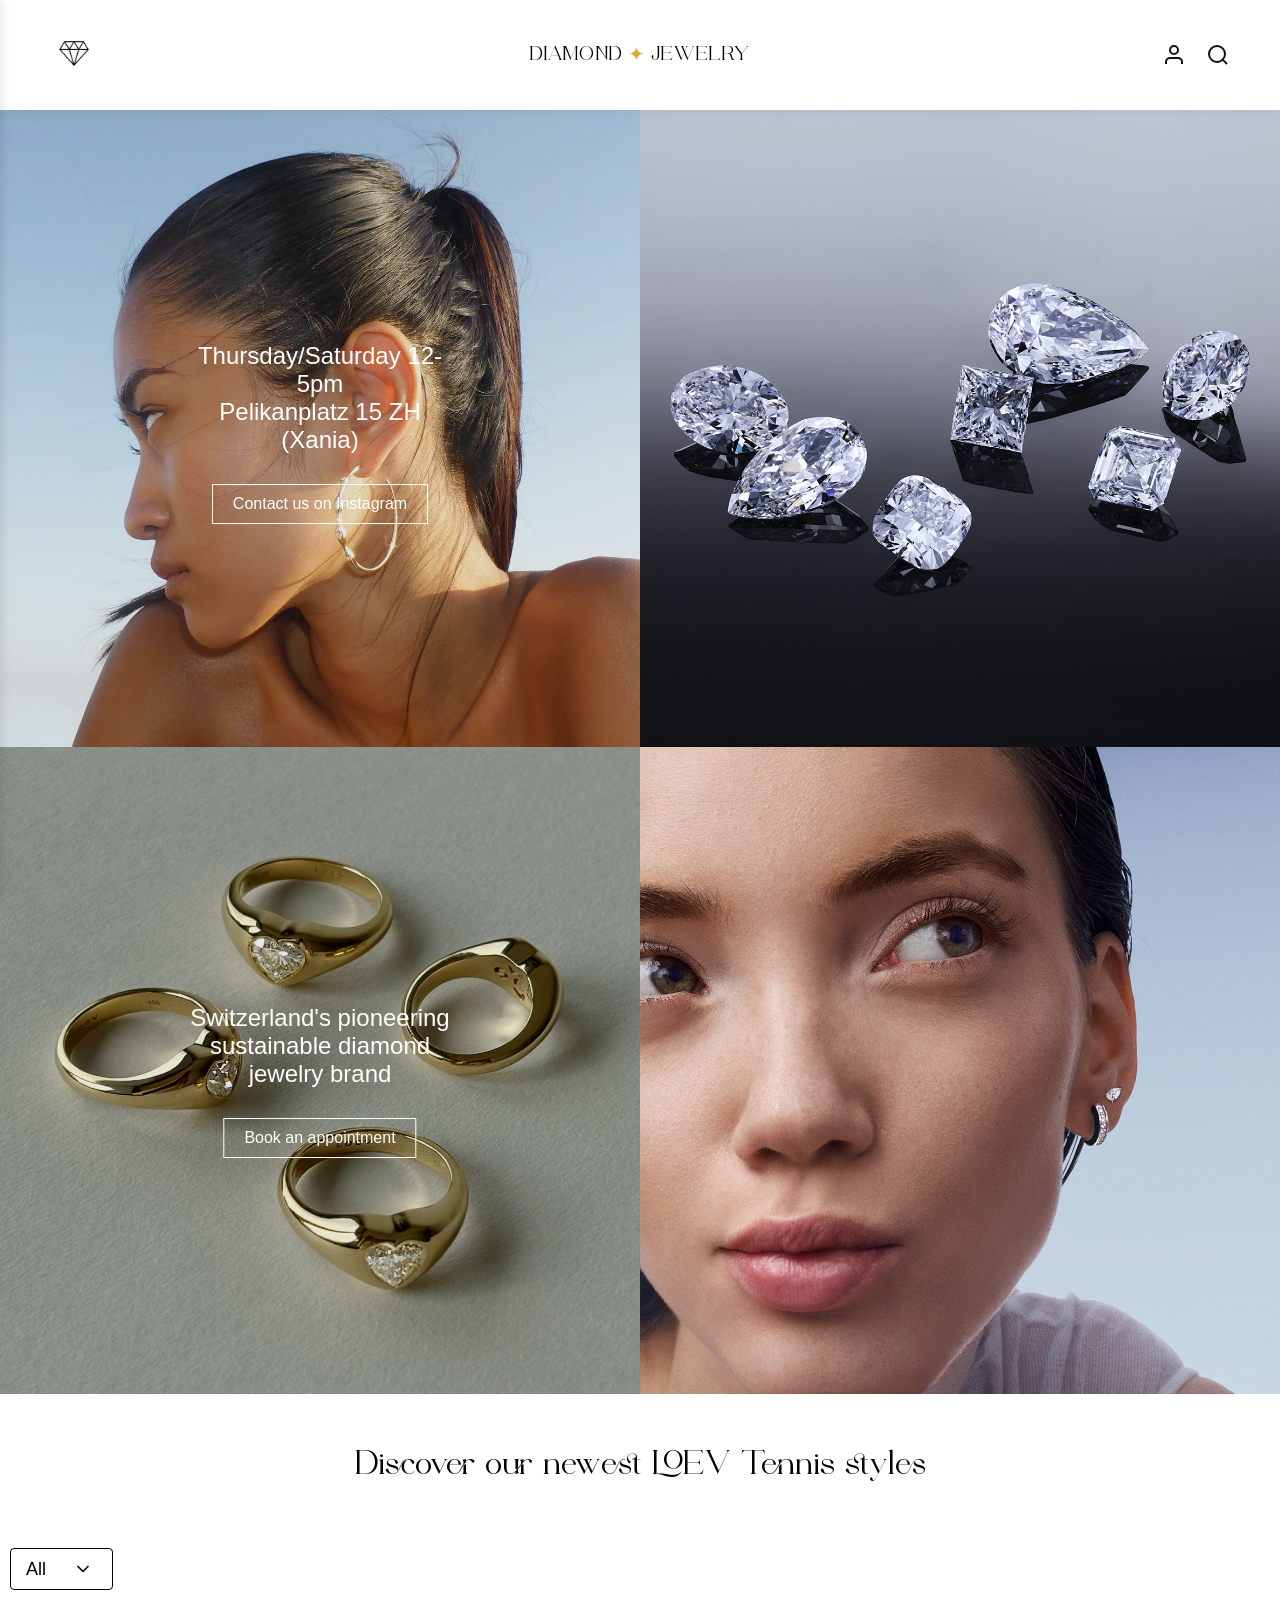
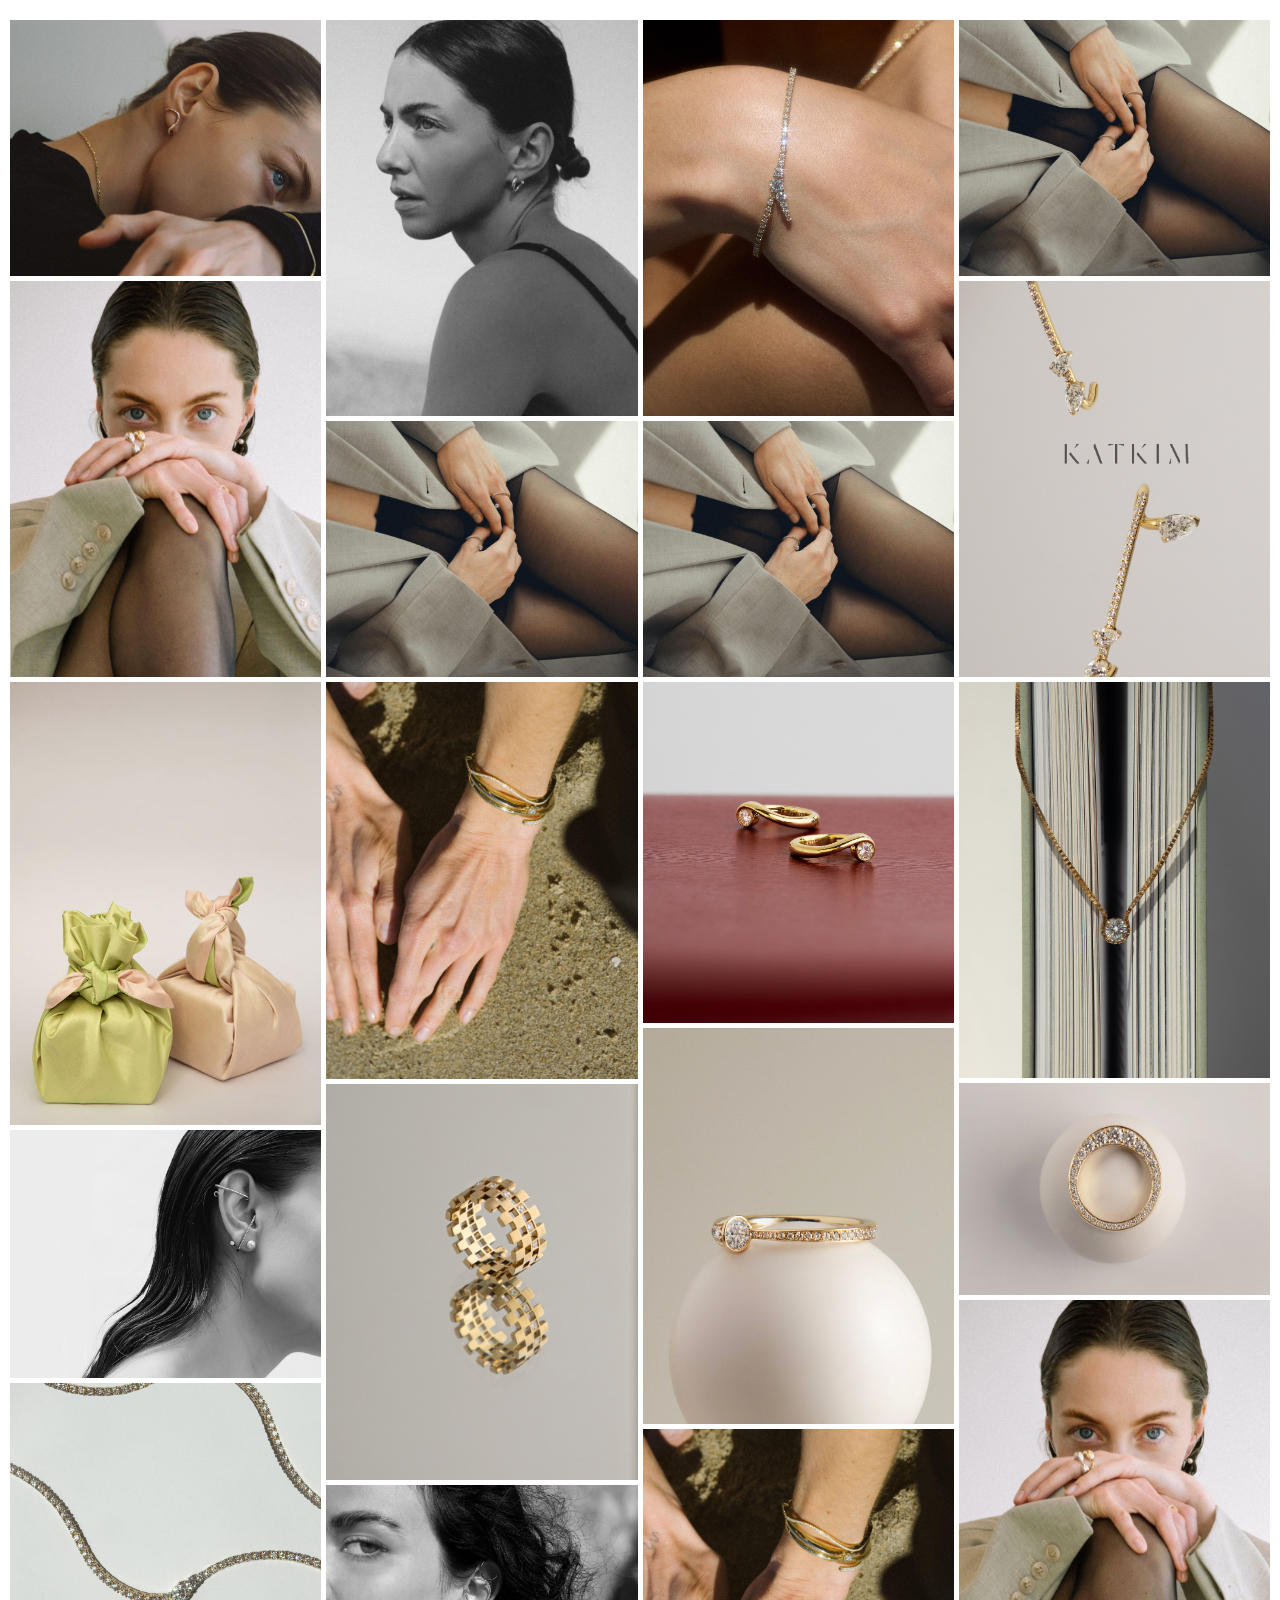
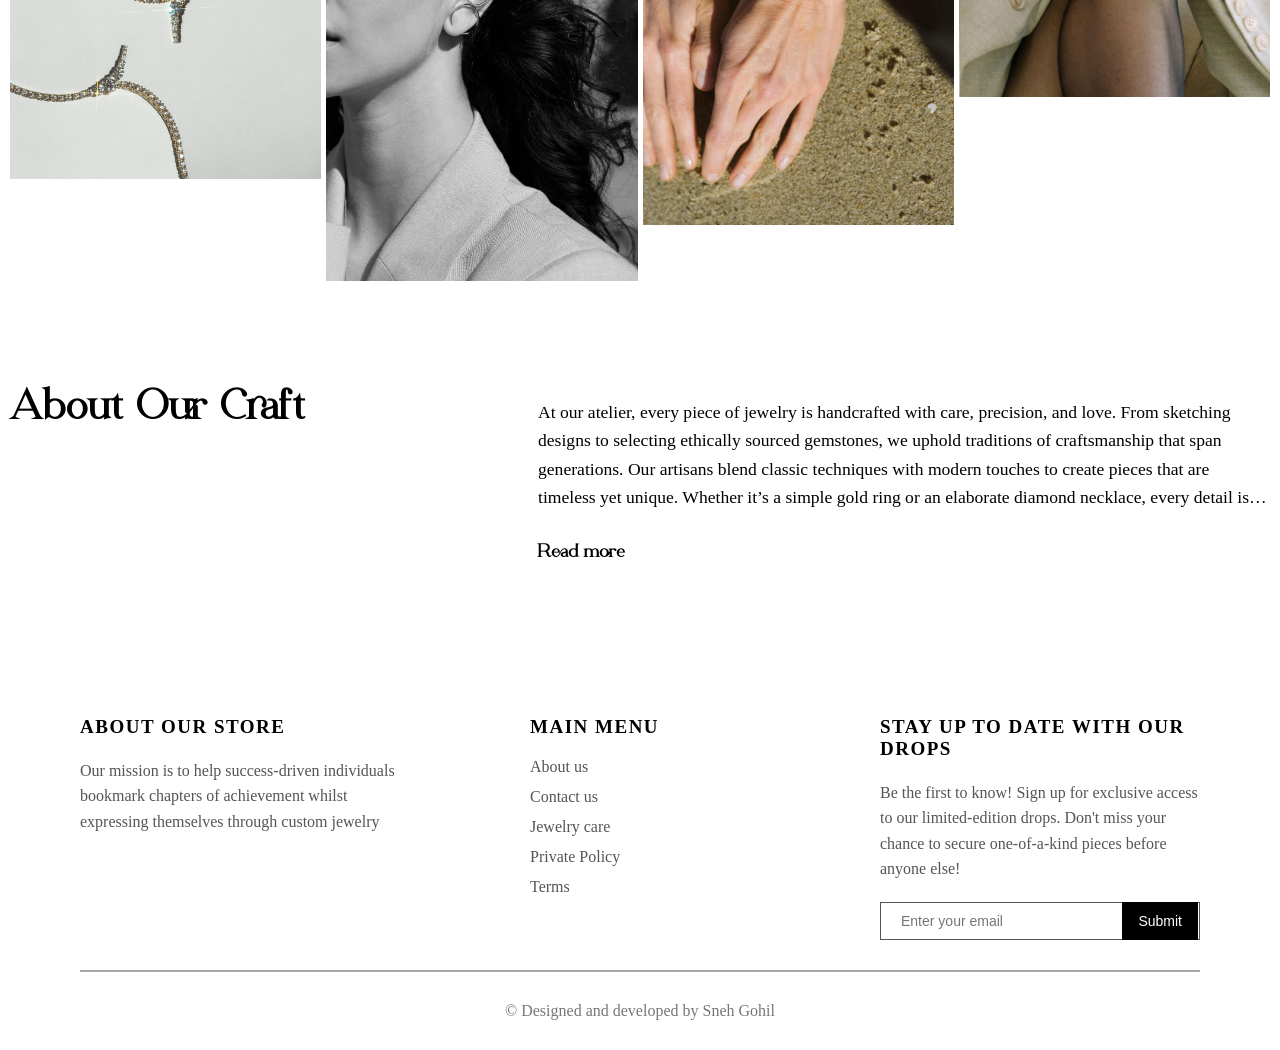
<file: Lookup - Page.html>
<!DOCTYPE html>
<html lang="en">

<head>
    <meta charset="UTF-8" />
    <meta name="viewport" content="width=device-width, initial-scale=1.0" />
    <title>Lookup Page</title>
    <link href="https://fonts.googleapis.com/css2?family=Titillium+Web:ital,wght@0,200;0,300;1,200&display=swap"
        rel="stylesheet">
    <link rel="stylesheet" href="asset/style.css">
</head>

<body>
    <div class="dj-navbar">
        <div class="dj-navbar-container">
            <button class="dj-menu-toggle" aria-label="Toggle menu">
                <img src="asset/images/diamond-luxury-stone-isolated-icon-free-vector.jpg" alt="Menu Icon"
                    class="dj-diamond-icon" />
            </button>

            <div class="dj-logo-container">
                <a href="index.html" class="dj-logo">
                    <span class="dj-logo-text">DIAMOND</span>
                    <span class="dj-logo-accent">✦</span>
                    <span class="dj-logo-text">JEWELRY</span>
                </a>
            </div>

            <!-- ✅ Wrapped both icons in one container -->
            <div class="dj-navbar-icons">
                <div class="dj-account-icon">
                    <svg xmlns="http://www.w3.org/2000/svg" viewBox="0 0 24 24" fill="none" stroke="currentColor"
                        stroke-width="2">
                        <path d="M20 21v-2a4 4 0 0 0-4-4H8a4 4 0 0 0-4 4v2"></path>
                        <circle cx="12" cy="7" r="4"></circle>
                    </svg>
                </div>

                <div class="dj-search-container">
                    <button class="dj-search-toggle" aria-label="Search">
                        <svg xmlns="http://www.w3.org/2000/svg" fill="none" stroke="currentColor" stroke-width="2">
                            <circle cx="11" cy="11" r="8"></circle>
                            <line x1="21" y1="21" x2="16.65" y2="16.65"></line>
                        </svg>
                    </button>
                    <div class="dj-search-input-container">
                        <input type="text" class="dj-search-input" placeholder="Search..." />
                        <button class="dj-close-search" aria-label="Close search">✕</button>
                    </div>
                </div>
            </div>
        </div>

        <div class="dj-side-menu">
            <div class="dj-menu-header">
                <h1>Diamond</h1>
                <button class="dj-close-menu" aria-label="Close menu">✕</button>
            </div>
            <nav class="dj-menu-nav">
                <ul>
                    <li><a href="In -Bookappoinment.html" class="dj-menu-item">BOOK AN APPOINTMENT</a></li>
                    <li><a href="Book An Appointment.html" class="dj-menu-item">BESPOKE</a></li>

                    <li><a href="Lookup - Page.html" class="dj-menu-item">LOOKBOOK</a></li>
                    <li><a href="Inquery Page.html" class="dj-menu-item">inquiry Page</a></li>
                    <li><a href="#" class="dj-menu-item">LOGIN</a></li>
                </ul>
            </nav>
            <div class="dj-menu-footer">
                <a href="https://www.instagram.com" target="_blank" class="dj-instagram-icon" aria-label="Instagram">
                    <img src="asset/images/instagram.png" alt="" />
                </a>
            </div>
        </div>

        <div class="dj-menu-overlay"></div>
    </div><!-- Inside <script> -->

    <!-- Heading Page -->

    <div class="section-pair">
        <div class="img-wrap">
            <img class="img-main"
                src="asset/images/Curve_Diamond_Creole_ONMODEL_3_5000x_a369dc07-3210-4910-8629-fb0d50af02e5_5000x.jpg"
                alt="">
            <div class="text-overlay">
                <h2>Thursday/Saturday 12-5pm <br> Pelikanplatz 15 ZH (Xania)</h2>
                <button class="btn-ghost">Contact us on Instagram</button>
            </div>
        </div>
        <img class="img-side" src="asset/images/Diamonds_5000x.jpg" alt="">
    </div>

    <div class="section-pair-alt">
        <div class="img-wrap">
            <img class="img-main-alt" src="asset/images/IMG_0364_2_5000x.jpg" alt="">
            <div class="text-overlay">
                <h2>Switzerland's pioneering <br> sustainable diamond <br> jewelry brand</h2>
                <button class="btn-ghost">Book an appointment</button>
            </div>
        </div>
        <img class="img-side-alt" src="asset/images/DiamondStud_5000x.jpg" alt="">
    </div>


    <!-- Product page -->

    <main>

        <div class="j-title">
            <h1>Discover our newest LOEV Tennis styles</h1>
        </div>

        <div class="j-filter-box">
            <select id="filter">
                <option value="all">All</option>
                <option value="gold">Gold</option>
                <option value="silver">Silver</option>
            </select>
            <svg class="j-icon" xmlns="http://www.w3.org/2000/svg" viewBox="0 0 24 24" fill="none" stroke="currentColor"
                stroke-width="2" stroke-linecap="round" stroke-linejoin="round">
                <polyline points="6 9 12 15 18 9"></polyline>
            </svg>
        </div>

        <div class="j-grid">
            <!-- Column 1 -->
            <div class="j-col">
                <div class="j-card" data-material="gold"
                    onclick="window.location='Book.html?img='+encodeURIComponent('grid/000-2025-3.jpg')">
                    <img class="j-img" src="asset/images/grid/000-2025-3.jpg" alt="">
                    <div class="j-hover">
                        <h3>GOLD RING</h3>
                    </div>
                </div>
                <div class="j-card" data-material="gold"
                    onclick="window.location='Book.html?img='+encodeURIComponent('grid/00x01.jpg')">
                    <img class="j-img" src="asset/images/grid/00x01.jpg" alt="">
                    <div class="j-hover">
                        <h3>GOLD BRACELET</h3>
                    </div>
                </div>
                <div class="j-card" data-material="silver"
                    onclick="window.location='Book.html?img='+encodeURIComponent('grid/00x01.jpg')">
                    <img class="j-img" src="asset/images/grid/010grid.jpg" alt="">
                    <div class="j-hover">
                        <h3>SILVER BRACELET</h3>
                    </div>
                </div>
                <div class="j-card" data-material="gold"
                    onclick="window.location='Book.html?img='+encodeURIComponent('grid/00x01.jpg')">
                    <img class="j-img" src="asset/images/grid/10929.jpg" alt="">
                    <div class="j-hover">
                        <h3>GOLD RING</h3>
                    </div>
                </div>
            </div>

            <!-- Column 2 -->
            <div class="j-col">
                <div class="j-card" data-material="silver">
                    <img class="j-img" src="asset/images/grid/112.jpg" alt="">
                    <div class="j-hover">
                        <h3>SILVER RING</h3>
                    </div>
                </div>
                <div class="j-card" data-material="gold">
                    <img class="j-img" src="asset/images/grid/10929.jpg" alt="">
                    <div class="j-hover">
                        <h3>GOLD RING</h3>
                    </div>
                </div>
                <div class="j-card" data-material="silver">
                    <img class="j-img" src="asset/images/grid/10929.jpg" alt="">
                    <div class="j-hover">
                        <h3>SILVER EARRINGS</h3>
                    </div>
                </div>
                <div class="j-card" data-material="gold">
                    <img class="j-img" src="asset/images/grid/Allora-Earring.jpg" alt="">
                    <div class="j-hover">
                        <h3>GOLD EARRINGS</h3>
                    </div>
                </div>
                <div class="j-card" data-material="silver">
                    <img class="j-img" src="asset/images/grid/bojagi-gift-wrap.jpg" alt="">
                    <div class="j-hover">
                        <h3>SILVER NECKLACE</h3>
                    </div>
                </div>
            </div>

            <!-- Column 3 -->
            <div class="j-col">
                <div class="j-card" data-material="gold">
                    <img class="j-img" src="asset/images/grid/Bracelets.jpg" alt="">
                    <div class="j-hover">
                        <h3>GOLD RING</h3>
                    </div>
                </div>
                <div class="j-card" data-material="silver">
                    <img class="j-img" src="asset/images/grid/BRILLIANT-DIAMOND-TRACE-HOOPS.jpg" alt="">
                    <div class="j-hover">
                        <h3>SILVER BRACELET</h3>
                    </div>
                </div>
                <div class="j-card" data-material="gold">
                    <img class="j-img" src="asset/images/grid/Brilliant-Diamond-Trace-Necklace.jpg" alt="">
                    <div class="j-hover">
                        <h3>GOLD BRACELET</h3>
                    </div>
                </div>
                <div class="j-card" data-material="silver">
                    <img class="j-img" src="asset/images/grid/cresygi.jpg" alt="">
                    <div class="j-hover">
                        <h3>SILVER RING</h3>
                    </div>
                </div>
                <div class="j-card" data-material="silver">
                    <img class="j-img" src="asset/images/grid/Grande-Anerise-Ring.jpg" alt="">
                    <div class="j-hover">
                        <h3>SILVER RING</h3>
                    </div>
                </div>
            </div>

            <!-- Column 4 -->
            <div class="j-col">
                <div class="j-card" data-material="gold">
                    <img class="j-img" src="asset/images/grid/Diamond-Bloom-Ring.jpg" alt="">
                    <div class="j-hover">
                        <h3>GOLD RING</h3>
                    </div>
                </div>
                <div class="j-card" data-material="silver">
                    <img class="j-img" src="asset/images/grid/DIAMOND-OASIS-RING.jpg" alt="">
                    <div class="j-hover">
                        <h3>SILVER EARRINGS</h3>
                    </div>
                </div>
                <div class="j-card" data-material="gold">
                    <img class="j-img" src="asset/images/grid/Diamond-Serif-Bracelet-and-Necklace.jpg" alt="">
                    <div class="j-hover">
                        <h3>GOLD EARRINGS</h3>
                    </div>
                </div>
                <div class="j-card" data-material="silver">
                    <img class="j-img" src="asset/images/grid/KATKIM-LOOKBOOK-2025-3.jpg" alt="">
                    <div class="j-hover">
                        <h3>SILVER NECKLACE</h3>
                    </div>
                </div>
                <div class="j-card" data-material="gold">
                    <img class="j-img" src="asset/images/grid/Bracelets.jpg" alt="">
                    <div class="j-hover">
                        <h3>GOLD RING</h3>
                    </div>
                </div>
                <div class="j-card" data-material="gold">
                    <img class="j-img" src="asset/images/grid/112.jpg" alt="">
                    <div class="j-hover">
                        <h3>GOLD EARRINGS</h3>
                    </div>
                </div>
            </div>
        </div>
    </main>

    <!-- Read More section -->

    <section class="fleft">
        <h2>About Our Craft</h2>
        <div class="text-content" id="textBlock">
            <p>
                At our atelier, every piece of jewelry is handcrafted with care, precision, and love.
                From sketching designs to selecting ethically sourced gemstones, we uphold traditions of craftsmanship
                that span generations.
                Our artisans blend classic techniques with modern touches to create pieces that are timeless yet unique.
                Whether it’s a simple gold ring or an elaborate diamond necklace, every detail is meticulously
                considered.
                We believe jewelry should tell a story—your story—and be as enduring as your most cherished memories.
                That's why we create with passion, pride, and purpose.
                Experience the touch of elegance in every cut, curve, and sparkle.
                Visit our collection to find something truly meaningful.
                Celebrate beauty, grace, and authenticity.
                Discover the art of fine jewelry—crafted just for you.
            </p>
            <span class="read-more" onclick="toggleReadMore()">Read more</span>
        </div>
    </section>

    <footer>
        <div class="footer-container">
            <div class="footer-section">
                <h3>ABOUT OUR STORE</h3>
                <p>Our mission is to help success-driven individuals bookmark chapters of achievement whilst expressing
                    themselves through custom jewelry</p>
                <div class="social-icons">
                    <a href="#"><i class="fab fa-facebook-f"></i></a>
                    <a href="#"><i class="fab fa-instagram"></i></a>
                    <a href="#"><i class="fab fa-youtube"></i></a>
                    <a href="#"><i class="fab fa-tiktok"></i></a>
                </div>
            </div>

            <div class="footer-section">
                <h3>MAIN MENU</h3>
                <ul class="footer-links">
                    <li><a href="about.html">About us</a></li>
                    <li><a href="#">Contact us</a></li>
                    <li><a href="#">Jewelry care</a></li>
                    <li><a href="Private Policy.html">Private Policy</a></li>
                    <li><a href="TAC.html">Terms</a></li>
                </ul>
            </div>



            <div class="footer-section">
                <h3>STAY UP TO DATE WITH OUR DROPS</h3>
                <p>Be the first to know! Sign up for exclusive access to our limited-edition drops. Don't miss your
                    chance to secure one-of-a-kind pieces before anyone else!</p>
                <div class="email-signup">
                    <input type="email" style="padding-left: 20px;" placeholder="Enter your email">
                    <button class="ftb" type="submit">Submit</button>
                </div>
            </div>
        </div>
        <div class="footer-bottom">
            © Designed and developed by Sneh Gohil
        </div>
    </footer>

    <script>
        const container = document.querySelector('.j-grid');
        const filter = document.getElementById('filter');

        const allPosts = [...document.querySelectorAll('.j-card')].map(post => ({
            element: post.cloneNode(true),
            material: post.dataset.material
        }));

        const buildGrid = (posts) => {
            container.innerHTML = '';
            const columns = [[], [], [], []];
            posts.forEach((post, index) => {
                columns[index % 4].push(post);
            });

            columns.forEach(colPosts => {
                const column = document.createElement('div');
                column.classList.add('j-col');
                colPosts.forEach(post => column.appendChild(post.element.cloneNode(true)));
                container.appendChild(column);
            });
        };

        buildGrid(allPosts);

        filter.addEventListener('change', (e) => {
            const value = e.target.value;
            const filteredPosts = value === 'all'
                ? allPosts
                : allPosts.filter(post => post.material === value);
            buildGrid(filteredPosts);
        });
    </script>

    <script>
        function toggleReadMore() {
            const textBlock = document.getElementById('textBlock');
            textBlock.classList.toggle('expanded');

            const btn = textBlock.querySelector('.read-more');
            if (textBlock.classList.contains('expanded')) {
                btn.textContent = "Read less";
            } else {
                btn.textContent = "Read more";
            }
        }
    </script>
    <script>
        document.addEventListener('DOMContentLoaded', () => {
            const menuToggle = document.querySelector('.dj-menu-toggle');
            const diamondIcon = document.querySelector('.dj-diamond-icon');
            const sideMenu = document.querySelector('.dj-side-menu');
            const menuOverlay = document.querySelector('.dj-menu-overlay');
            const closeMenu = document.querySelector('.dj-close-menu');
            const searchToggle = document.querySelector('.dj-search-toggle');
            const searchInputContainer = document.querySelector('.dj-search-input-container');
            const closeSearch = document.querySelector('.dj-close-search');
            const menuItems = document.querySelectorAll('.dj-menu-item');
            const navbarIcons = document.querySelector('.dj-navbar-icons'); // ✅ new

            const toggleMenu = () => {
                menuToggle.classList.toggle('active');
                sideMenu.classList.toggle('open');
                menuOverlay.classList.toggle('open');
                diamondIcon.style.display = menuToggle.classList.contains('active') ? 'none' : 'block';

                if (menuToggle.classList.contains('active')) {
                    menuItems.forEach((item, index) => {
                        item.style.setProperty('--delay', `${index * 0.5}s`);
                    });
                    navbarIcons.classList.add('disable-interaction'); // ✅ disable icons
                } else {
                    navbarIcons.classList.remove('disable-interaction'); // ✅ enable icons
                }
            };

            const closeAllMenus = () => {
                menuToggle.classList.remove('active');
                sideMenu.classList.remove('open');
                menuOverlay.classList.remove('open');
                navbarIcons.classList.remove('disable-interaction'); // ✅ enable icons
                setTimeout(() => {
                    diamondIcon.style.display = 'block';
                }, 200);
            };

            const toggleSearch = () => {
                searchInputContainer.classList.toggle('active');
            };

            menuToggle.addEventListener('click', toggleMenu);
            closeMenu.addEventListener('click', closeAllMenus);
            menuOverlay.addEventListener('click', closeAllMenus);
            searchToggle.addEventListener('click', toggleSearch);
            closeSearch.addEventListener('click', toggleSearch);

            document.addEventListener('keydown', (e) => {
                if (e.key === 'Escape' && sideMenu.classList.contains('open')) {
                    closeAllMenus();
                }
            });
        });
    </script>


</body>

</html>
</file>
<file: asset/style.css>
body {
  margin: 0%;
  padding: 0%;
  font-family: Edhan-Martine;
}
@font-face {
  font-family: Edhan-Martine;
  src: url(fonts/edhan-martine.regular.ttf);
}
p {
  font-family: "edhan-martine.regular";
}
.header {
  text-align: center;
  font-size: 40px;
}
.bg {
  margin-top: 110px;
  position: relative;
  height: 100vh;

  overflow: hidden;
  display: flex;
  align-items: center;
  justify-content: start;
}
.bg-vedio {
  position: absolute;
  top: 0;
  left: 0;
  width: 100%;
  height: 100%;
  object-fit: cover;
  z-index: 0;
}
.bg-content {
  position: relative;
  z-index: 2;
  max-width: 800px;
}
.bg-content-h1 {
  padding-left: 50px;
  font-size: 50px;
  color: #000;
}
.video-overlay {
  position: absolute;
  top: 0;
  left: 0;
  width: 100%;
  height: 100vh;
  background: rgb(161 160 160 / 40%); /* adjust opacity as needed */
  z-index: 1;
}
.banner {
  background-color: white;
  position: relative;
  height: 80vh;
  width: 100%;
}
.banner-text {
  position: absolute;
  font-size: 120px;
  color: rgba(0, 0, 0, 0.05);
  font-weight: bold;
  z-index: 0;
  font-family: Edhan-Martine;
}
.banner-text.about {
  top: 0px;
  left: 40px;
}
.banner-text.jewelry {
  bottom: 0;
  right: 40px;
}
.banner .content {
  display: flex;
  flex-direction: column;
  justify-content: center;
  align-items: start;
  height: 80vh;
  max-width: 1200px;
  margin: auto;
  font-size: 22px;
  line-height: 32px;
  font-family: "Georgia", serif;
}
.banner .button {
  background-color: #000;
  color: white;
  border: none;
  padding: 12px 20px;
  font-size: 16px;
  font-family: "Georgia", serif;
  cursor: pointer;
  transition: all 0.3s ease;
  text-decoration: none;
}
/* Diamond animation */
.diamond {
  position: absolute;
  width: 40px;
  opacity: 0.4;
  animation: float 6s ease-in-out infinite;
  z-index: 1;
}

.diamond:nth-child(1) {
  top: 20%;
  left: 5%;
  animation-delay: 0s;
}

.diamond:nth-child(2) {
  top: 75%;
  left: 10%;
  animation-delay: 2s;
}

.diamond:nth-child(3) {
  top: 30%;
  right: 8%;
  animation-delay: 1s;
}

.diamond:nth-child(4) {
  top: 80%;
  right: 5%;
  animation-delay: 3s;
}

@keyframes float {
  0%,
  100% {
    transform: translateY(0px) rotate(0deg);
  }
  50% {
    transform: translateY(-20px) rotate(10deg);
  }
}

.j-grid {
  position: relative;

  display: flex;
  gap: 5px;
  padding: 20px 10px;
}

.j-col {
  flex: 1;
  display: flex;
  flex-direction: column;
  gap: 5px;
}

.j-card {
  position: relative;
  overflow: hidden;
  width: 100%;
}

.j-img {
  width: 100%;
  height: 100%;
}

.j-hover {
  color: white;
  position: absolute;
  top: 0;
  left: 0;
  width: 100%;
  height: 100%;
  background: #161616;
  display: flex;
  align-items: center;
  justify-content: center;
  opacity: 0;
  transition: 0.5s;
  border-radius: 5px;
}

.j-card:hover .j-hover {
  opacity: 0.8;
  cursor: pointer;
}

.j-filter-box {
  padding: 10px;
  position: relative;
  display: inline-block;
}

.j-filter-box select {
  width: 100%;
  padding: 10px 40px 10px 15px;
  font-size: 18px;
  background: transparent;
  color: black;
  border: 1px solid black;
  border-radius: 4px;
  appearance: none;
  -webkit-appearance: none;
  -moz-appearance: none;
  cursor: pointer;
}

.j-filter-box select option {
  color: black;
  background: white;
}

.j-icon {
  position: absolute;
  top: 50%;
  right: 30px;
  transform: translateY(-50%);
  pointer-events: none;
  width: 20px;
  height: 20px;
  stroke: black;
}

.j-title h1 {
  text-align: center;
  color: black;
  font-weight: 400;
  margin: 50px 0;
}

/* Heading CSS */

.section-pair {
  display: flex;
  margin-top: 100px;
}

.section-pair-alt {
  display: flex;
}

.img-side-alt {
  width: 50%;
  object-fit: cover;
}

.img-side {
  width: 50%;
  object-fit: cover;
}

.img-main {
  width: 100%;
  object-fit: cover;
  height: 100%;
  filter: brightness(0.9);
}

.img-main-alt {
  width: 100%;
  object-fit: cover;
  height: 100%;
  filter: brightness(0.9);
}

.img-wrap {
  position: relative;
  width: 50%;
}

.text-overlay {
  position: absolute;
  top: 50%;
  left: 50%;
  transform: translate(-50%, -50%);
  text-align: center;
  color: white;
  padding: 20px;
  border-radius: 8px;
}

.text-overlay h2 {
  font-family: "Raleway", sans-serif;
  font-weight: 400;
  font-size: 24px;
  margin-bottom: 30px;
}

.btn-ghost {
  padding: 10px 20px;
  background-color: transparent;
  color: white;
  border: 1px solid white;
  cursor: pointer;
  font-size: 16px;
  transition: background-color 0.3s ease;
}

/* Read More Section */

.fleft {
  display: flex;
  padding: 80px 10px 50px 10px;
  /* Set left and right padding to 10px */
  justify-content: space-between;
  align-items: flex-start;
  gap: 40px;
}

.fleft h2 {
  font-family: "edhan-martine";
  color: black;
  width: 40%;
  font-size: 2.5rem;
  font-weight: 600;
  margin: 0;
}

.fleft .text-content {
  color: black;
  width: 60%;
  font-size: 1.1rem;
  line-height: 1.6;
  position: relative;
}

.text-content p {
  font-family: "edhan-martine.regular";
  color: black;
  overflow: hidden;
  display: -webkit-box;
  -webkit-line-clamp: 4;
  -webkit-box-orient: vertical;
  transition: all 0.3s ease;
}

.text-content.expanded p {
  -webkit-line-clamp: unset;
  max-height: none;
}

.read-more {
  color: black;
  font-weight: 600;
  margin-top: 10px;
  cursor: pointer;
  display: inline-block;
}

/* Navbaar */
.dj-navbar {
  position: fixed;
  top: 0;
  left: 0;
  width: 100%;
  height: 110px;
  background-color: #fff;
  box-shadow: 0 2px 10px rgba(0, 0, 0, 0.05);
  z-index: 1000;
  display: flex;
  justify-content: center;
}

.dj-navbar-container {
  width: 100%;
  max-width: 1200px;
  display: flex;
  justify-content: space-between;
  align-items: center;
  padding: 0 20px;
  height: 100%;
}

.dj-menu-toggle {
  background: none;
  border: none;
  cursor: pointer;
  padding: 10px;
  z-index: 1002;
}

.dj-logo-container {
  position: absolute;
  left: 50%;
  transform: translateX(-50%);
}

.dj-logo {
  text-decoration: none;
  display: flex;
  align-items: center;
  color: #111;
  font-size: 18px;
  letter-spacing: 1px;
}

.dj-logo-text {
  color: black;
  font-weight: 500;
}

.dj-logo-accent {
  color: #d4af37;
  margin: 0 5px;
  font-size: 20px;
}

.dj-account-icon {
  width: 24px;
  height: 24px;
  cursor: pointer;
}

.dj-account-icon svg {
  stroke: #111;
  transition: all 0.3s ease;
}

.dj-account-icon:hover svg {
  stroke: #d4af37;
}

.dj-side-menu {
  position: fixed;
  top: 0;
  left: -380px;
  width: 380px;
  height: 100vh;
  background-color: #fff;
  z-index: 1001;
  overflow-y: auto;
  box-shadow: 2px 0 10px rgba(0, 0, 0, 0.1);
  transition: left 0.7s ease;
}

.dj-side-menu.open {
  left: 0;
}

.dj-menu-header {
  height: 70px;
  display: flex;
  align-items: center;
  justify-content: space-between;
  padding: 0 50px;
}

.dj-close-menu {
  background: none;
  border: none;
  cursor: pointer;
  font-size: 24px;
  color: #111;
  transition: all 0.3s ease;
}

.dj-close-menu:hover {
  color: #d4af37;
}

.dj-menu-nav {
  padding: 30px 50px;
}

.dj-menu-nav ul {
  padding: 0;
  list-style: none;
}

@keyframes dj-fadeSlideIn {
  from {
    opacity: 0;
    transform: translateY(40px);
  }

  to {
    opacity: 1;
    transform: translateY(0);
  }
}

.dj-menu-item {
  display: block;
  padding: 15px 0;
  color: #111;
  text-decoration: none;
  font-size: 18px;
  letter-spacing: 0.5px;
  transition: all 0.3s ease;
  position: relative;
  opacity: 0;
  animation: dj-fadeSlideIn 0.8s ease forwards;
  animation-delay: var(--delay, 0s);
}

.dj-menu-item:after {
  content: "";
  position: absolute;
  bottom: 10px;
  left: 0;
  width: 0;
  height: 1px;
  background-color: #d4af37;
  transition: all 0.3s ease;
}

.dj-menu-item:hover {
  color: #d4af37;
}

.dj-menu-item:hover:after {
  width: 30px;
}

.dj-menu-overlay {
  position: fixed;
  top: 0;
  left: 0;
  width: 100%;
  height: 100%;
  background-color: rgba(0, 0, 0, 0.5);
  z-index: 1000;
  opacity: 0;
  visibility: hidden;
}

.dj-menu-overlay.open {
  opacity: 1;
  visibility: visible;
}

.dj-diamond-icon {
  width: 48px;
  height: 45px;
  transition: transform 0.3s ease;
}

.dj-menu-toggle:hover .dj-diamond-icon {
  transform: scale(1.1);
}

@keyframes dj-fadeSlideInSearch {
  from {
    opacity: 0;
    transform: translateY(-20px);
  }

  to {
    opacity: 1;
    transform: translateY(0);
  }
}

.dj-search-container {
  position: relative;
  display: flex;
  align-items: center;
  z-index: 1002;
}

.dj-search-toggle {
  background: none;
  border: none;
  cursor: pointer;
  padding: 10px;
  display: flex;
  align-items: center;
  justify-content: center;
}

.dj-search-toggle svg {
  width: 24px;
  height: 24px;
  stroke: #111;
  transition: all 0.3s ease;
}

.dj-search-toggle:hover svg {
  stroke: #d4af37;
}

.dj-search-input-container {
  position: fixed;
  top: 0;
  left: 0;
  width: 100%;
  background-color: #fff;
  display: none;
  flex-direction: row;
  align-items: center;
  justify-content: center;
  z-index: 1003;
  padding: 34px;
  gap: 20px;
  opacity: 0;
  transition: opacity 0.5s ease, transform 0.5s ease;
}

.dj-search-input-container.active {
  display: flex;
  opacity: 1;
  animation: dj-fadeSlideInSearch 0.5s ease forwards;
}

.dj-search-input {
  width: 80%;
  max-width: 500px;
  padding: 10px 15px;
  font-size: 16px;
  border: 1px solid #111;
  border-radius: 5px;
  outline: none;
  opacity: 0;
  animation: dj-fadeSlideInSearch 0.8s ease forwards;
}

.dj-close-search {
  background: none;
  border: none;
  font-size: 28px;
  color: #111;
  cursor: pointer;
  transition: all 0.3s ease;
  opacity: 0;
  animation: dj-fadeSlideInSearch 0.8s ease forwards;
  animation-delay: 0.1s;
}

.dj-close-search:hover {
  color: #d4af37;
}

.dj-menu-footer {
  position: absolute;
  bottom: 20px;
  left: 40px;
}

.dj-instagram-icon {
  display: flex;
  align-items: center;
  justify-content: center;
  width: 40px;
  height: 40px;
  background-color: #fff;
  border-radius: 50%;
  text-decoration: none;
  transition: all 0.3s ease;
}

.dj-instagram-icon img {
  width: 24px;
  height: 24px;
}

.sidebar {
  position: fixed;
  top: 0;
  left: -300px;
  /* Initially hidden */
  width: 300px;
  height: 100%;
  background: #333;
  color: white;
  transition: left 0.3s ease;
  z-index: 1000;
  /* Ensure it appears above other elements */
}

.sidebar.open {
  left: 0;
  /* Slide in the sidebar */
}

.overlay {
  position: fixed;
  top: 0;
  left: 0;
  width: 100%;
  height: 100%;
  background: rgba(0, 0, 0, 0.5);
  /* Semi-transparent overlay */
  z-index: 999;
  /* Below the sidebar but above other elements */
  display: none;
  /* Hidden by default */
}

.overlay.active {
  display: block;
  /* Show the overlay when active */
}

.search-container {
  position: relative;
  z-index: 1;
  /* Ensure it's below the overlay */
}

.dj-navbar-icons.disable-interaction {
  pointer-events: none;
  opacity: 0.4;
  /* Optional: visually indicate disabled state */
}

.dj-navbar-icons {
  display: flex;
  /* Arrange items in a row */
  justify-content: center;
  /* Center the icons horizontally */
  align-items: center;
  /* Align the icons vertically */
  gap: 10px;
  /* Add spacing between the icons */
}

.dj-navbar-icons img,
.dj-navbar-icons a,
.dj-navbar-icons span {
  display: inline-block;
  /* Ensure each icon or element behaves like an inline block */
  width: 24px;
  /* Adjust the size of the icons */
  height: 24px;
  /* Adjust the size of the icons */
}

footer {
  background-color: white;
  color: #333;
  padding: 50px 20px;
  max-width: 1440px;
  margin: 0 auto;
}

.footer-section {
  flex: 1;
  min-width: 200px;
  margin-bottom: 30px;
}

.footer-section h3 {
  color: black;
  font-size: 19px;
  letter-spacing: 1.5px;
  margin-bottom: 20px;
  text-transform: uppercase;
  font-weight: 600;
}

.footer-section p {
  font-size: 16px;
  line-height: 1.6;

  color: #555;
}

.social-icons {
  display: flex;
  gap: 15px;
}

.social-icons a {
  color: black;
  font-size: 20px;
  transition: opacity 0.3s;
}

.social-icons a:hover {
  opacity: 0.7;
}

.footer-links {
  list-style: none;
}

.footer-links li {
  position: relative;
  margin-bottom: 12px;
}

.footer-links a {
  color: #555;
  text-decoration: none;
  font-size: 16px;
  transition: color 0.3s;
}

.footer-links a::after {
  content: "";
  position: absolute;
  bottom: -5px;
  /* Position the line just below the text */
  left: 0;
  width: 0;
  height: 2px;
  background: black;
  /* Line color */
  transition: width 0.3s ease;
}

.footer-links a:hover::after {
  width: 12%;
  /* Expand the line to full width on hover */
}

.footer-links a:hover {
  color: black;
  /* Optional: Change link color on hover */
}

.email-signup {
  position: relative;
  margin-top: 20px;
}

.email-signup input {
  width: 100%;
  padding: 10px 0;

  border: 1px solid #555;
  font-size: 14px;
  outline: none;
}

.email-signup button {
  position: absolute;
  right: 0;
  top: 50%;
  transform: translateY(-50%);
  background: black;
  color: white;
  border: 1px solid black;
  cursor: pointer;
  font-size: 14px;
  padding: 10px 15px;
}

.footer-section:nth-child(2) {
  padding-left: 100px;
}

/* new section */
/* .product {
    background-color: #fff;
    padding: 50px;
    font-family: 'Georgia', serif;
}
.product-grid {
  display: grid;
  grid-template-columns: repeat(auto-fit, minmax(280px, 1fr));
  gap: 30px;
}

.product-card {
  background: #fff;
  border-radius: 5px;
  overflow: hidden;
  box-shadow: 0 2px 8px rgba(0,0,0,0.1);
  position: relative;
  transition: transform 0.3s;
}

.product-card:hover .product-image img {
  transform: scale(1.05);
}

.product-card:hover .icons {
  opacity: 1;
}

.product-image {
  position: relative;
  text-align: center;
  background: #f1f1f1;
  padding: 20px;
}

.product-image img {
  max-width: 100%;
  height: 300px;
  transition: transform 0.4s ease;
}

.icons {
  position: absolute;
  top: 10px;
  left: 10px;
  right: 10px;
  display: flex;
  justify-content: space-between;
  opacity: 0;
  transition: opacity 0.3s ease;
  pointer-events: none;
}

.icons i {
  color: #555;
  font-size: 20px;
  background: white;
  border-radius: 50%;
  padding: 5px;
  pointer-events: auto;
  cursor: pointer;
  box-shadow: 0 2px 6px rgba(0,0,0,0.1);
}

.product-info {
  padding: 10px 10px 10px;
}

.title {
  margin: 10px 0 10px;
  color: #555;
  font-size: 14px;
}

.price-row {
  display: flex;
  align-items: center;
  gap: 10px;
}

.price {
  font-weight: bold;
  font-size: 18px;
  color: #000;
}

.old-price {
  font-size: 14px;
  color: #999;
  text-decoration: line-through;
}

.save {
  margin-top: 10px;
  font-size: 14px;
  color: #555;
}

.save-amount {
  color: #ff4d4d;
  font-weight: bold;
} */
/* next section */
.next {
  background-color: #fff;
  padding: 80px;
}
.next .area {
  display: flex;
  flex-direction: row;
  gap: 100px;
}
.next .area-1 {
  display: flex;
  width: 100%;
  max-width: 50%;
  justify-content: center;
}
.next .area-2 {
  display: flex;
  width: 100%;
  max-width: 50%;
  flex-direction: column;
  justify-content: center;
}
.area-img {
  height: 500px;
}
.area-h1 {
  font-size: 40px;
  color: #000;
  margin: 0%;
}
.area-h5 {
  font-size: 20px;
  color: #000;
  line-height: 30px;
  font-weight: 300;
  font-family: "Georgia", serif;
}
.btn {
  background-color: #000;
  color: white;
  border: none;
  width: 40%;
  padding: 12px 28px;
  font-size: 16px;
  cursor: pointer;
  transition: all 0.3s ease;
  text-decoration: none;
  text-transform: uppercase;
  font-family: "Georgia", serif;
}
/* customer review */
.review {
  background-color: #fff;
  padding: 80px;
}
.section-title {
  text-align: center;
  font-size: 40px;
  margin-bottom: 30px;
}
.testimonial {
  text-align: center;
  padding: 30px;
  background: #fff;
}

.stars {
  color: #000;
  margin-bottom: 10px;
}

.testimonial h4 {
  margin: 10px 0 5px;
  font-size: 20px;
  font-weight: 500;
  font-family: "Georgia", serif;
}

.testimonial p {
  color: #333;
  font-size: 18px;
  line-height: 28px;
  font-family: "Georgia", serif;
}
/* start new section */
.work {
  background-color: #fff;
  padding: 20px 0px;
}
.custom-section {
  display: flex;
  align-items: center;
  justify-content: center;
  min-height: 100vh;
  width: 100%;
  overflow: hidden;
}

.text-side {
  position: relative;
  flex: 1;
  padding: 60px;
  background-color: #f2f2f2;
  overflow: hidden;
}

.content {
  position: relative;
  z-index: 2;
  max-width: 600px;
}

.content h2 {
  font-size: 38px;
  margin-bottom: 20px;
}

.content p {
  font-size: 20px;
  line-height: 28px;
  margin-bottom: 20px;
  color: #000;
  font-family: "Georgia", serif;
}

/* .btn {
  display: inline-block;
  background-color: #000;
  color: #fff;
  padding: 12px 24px;
  text-decoration: none;
  text-transform: uppercase;
  font-size: 14px;
  letter-spacing: 1px;
  transition: background 0.3s;
}

.btn:hover {
  background-color: #444;
} */

.image-side {
  flex: 1;
  height: 100%;
}

.image-side img {
  width: 100%;
  height: 100vh;
  object-fit: cover;
}

/* Diamond Animation */
.diamond-bg {
  position: absolute;
  top: 0;
  left: 0;
  width: 100%;
  height: 100%;
  z-index: 1;
}

.diamond-2 {
  position: absolute;
  width: 100px;
  opacity: 0.15;
  animation: float 6s ease-in-out infinite;
}

.diamond1 {
  top: 15%;
  left: 10%;
  animation-delay: 0s;
}
.diamond2 {
  top: 65%;
  left: 30%;
  animation-delay: 2s;
}
.diamond3 {
  top: 40%;
  left: 70%;
  animation-delay: 4s;
}

@keyframes float {
  0%,
  100% {
    transform: translateY(0px) rotate(0deg);
  }
  50% {
    transform: translateY(-12px) rotate(10deg);
  }
}
.custom-section.reverse {
  flex-direction: row-reverse;
}
/* Responsive Design */
@media screen and (max-width: 992px) {
  .custom-section {
    flex-direction: column;
  }
  .custom-section.reverse {
    flex-direction: column;
  }
  .image-side img {
    height: auto;
  }

  .text-side {
    padding: 40px 20px;
  }

  .content h2 {
    font-size: 30px;
  }
}
/* faq section */
.faq-section {
  background-color: #f2f2f2;
  padding: 80px;
}
.faq-container {
  max-width: 1200px;
  margin: auto;
}

.faq-title {
  text-align: center;
  font-size: 38px;
  margin-bottom: 40px;
  color: #000;
}

.faq-item {
  margin-bottom: 20px;
  border-bottom: 1px solid #ccc;
}

.faq-question {
  background: none;
  border: none;
  width: 100%;
  text-align: left;
  font-size: 20px;
  padding: 15px;
  cursor: pointer;
  color: #000;
  position: relative;
  font-weight: 600;
  font-family: "Georgia", serif;
}

.faq-question::after {
  content: "+";
  position: absolute;
  right: 20px;
  font-size: 22px;
  transition: transform 0.3s;
}

.faq-question.active::after {
  content: "-";
}

.faq-answer {
  max-height: 0;
  overflow: hidden;
  transition: max-height 0.4s ease;
  padding: 0 15px;
  font-family: "Georgia", serif;
}

.faq-answer p {
  font-size: 18px;
  color: #333;
  line-height: 26px;
  padding: 10px 0;
}

/* Responsive */
@media screen and (max-width: 768px) {
  .footer-section {
    flex: 100%;
    min-width: 100%;
  }

  .footer-section:nth-child(2) {
    padding-left: 0px;
  }

  .dj-logo {
    font-size: 20px;
  }

  .dj-logo-accent {
    font-size: 22px;
  }

  .dj-menu-item {
    font-size: 18px;
    padding: 18px 0;
  }

  .dj-navbar-icons {
    gap: 0px;
  }

  .dj-logo-container {
    left: 45%;
  }

  .dt-tabs-row {
    gap: 15px;
  }

  .dt-tab-btn {
    text-align: center;
    font-size: 12px;
  }

  .dt-tab-content {
    padding: 0;
  }

  .dt-p,
  .dt-step {
    font-size: 14px;
  }

  .option-group {
    flex-direction: column;
    gap: 8px;
  }
  .image-caption {
    text-align: start;
  }
  .diamond-options {
    text-align: start;
    flex-direction: column;
  }

  .next-btn {
    font-size: 12px;
  }
  .footer-section {
    flex: 100%;
    min-width: 100%;
  }

  .footer-section:nth-child(2) {
    padding-left: 0px;
  }

  .calender-con {
    padding: 20px;
  }

  .scheduler-container {
    flex-direction: column;
  }

  .calendar-section {
    border-right: none;
    padding: 20px;
  }

  .content-container {
    padding: 20px;
  }

  .image-container2 {
    flex-direction: column;
  }

  .image-half2 {
    width: 100%;
  }

  .footer-section {
    flex: 100%;
    min-width: 100%;
  }

  .footer-section:nth-child(2) {
    padding-left: 0px;
  }

  .dj-logo {
    font-size: 20px;
  }

  .dj-logo-accent {
    font-size: 22px;
  }

  .dj-menu-item {
    font-size: 18px;
    padding: 18px 0;
  }

  .dj-navbar-icons {
    gap: 0px;
  }

  .dj-logo-container {
    left: 45%;
  }
  .rokan-product-heading {
    flex-direction: column;
    gap: 10px;
    padding: 30px 0;
  }

  .rokan-product-heading h2 {
    font-size: 24px;
  }

  .jewel-wrapper {
    flex-direction: column;
    padding: 40px 20px;
    align-items: center;
  }

  .jewel-text-content {
    padding-left: 0;
    text-align: center;
  }

  .jewel-headline {
    font-size: 36px;
  }

  .jewel-features {
    flex-direction: column;
    gap: 20px;
    margin-top: 40px;
    align-items: center;
  }

  .jewel-image-section {
    align-items: center;
    margin-top: 40px;
  }

  .jewel-story-block {
    text-align: center;
    max-width: 100%;
  }

  .jewel-image-wrapper img {
    padding: 20px 0;
    width: 100%;
    height: auto;
  }

  .jewelry-showcase {
    padding: 40px 20px;
    min-height: auto;
  }

  .jewelry-hero-image {
    height: auto;
  }

  .jewelry-featured-item {
    position: static;
    width: 100%;
    height: auto;
    margin-top: 20px;
  }

  .jewelry-description {
    position: static;
    max-width: 100%;
    font-size: 16px;
    margin-top: 40px;
    text-align: center;
  }

  .lux-layout {
    flex-direction: column;
    padding: 60px 20px;
    gap: 30px;
    margin: 100px auto 30px auto;
  }

  .grid-zone {
    padding-left: 0;
    flex-direction: column;
    align-items: center;
  }

  .flex-left,
  .flex-right {
    margin-top: 0;
    gap: 30px;
    align-items: center;
  }

  .item-block {
    max-width: 100%;
  }

  .content-wrap {
    padding-left: 0;
    padding-top: 30px;
    text-align: start;
  }

  .content-wrap h2 {
    font-size: 36px;
  }

  .content-wrap p {
    font-size: 16px;
  }

  .video-wrap video {
    width: 180px;
    height: 180px;
  }

  .diamond-hero {
    height: 400px;
  }

  .diamond-hero-title {
    font-size: 32px;
  }

  .diamond-hero-desc {
    font-size: 16px;
  }

  .diamond-hero-btn {
    padding: 12px 24px;
    font-size: 13px;
  }
  .footer-section {
    flex: 100%;
    min-width: 100%;
  }

  .footer-section:nth-child(2) {
    padding-left: 0px;
  }

  .dj-logo {
    font-size: 20px;
  }

  .dj-logo-accent {
    font-size: 22px;
  }

  .dj-menu-item {
    font-size: 18px;
    padding: 18px 0;
  }

  .dj-navbar-icons {
    gap: 0px;
  }

  .dj-logo-container {
    left: 45%;
  }

  .j-grid {
    flex-direction: column;
  }

  .j-col {
    width: 100%;
  }

  .j-title h1 {
    font-size: 16px;
    margin-bottom: 20px;
  }

  .section-pair,
  .section-pair-alt {
    flex-direction: column;
  }

  .img-wrap,
  .img-side,
  .img-side-alt {
    width: 100%;
    height: 100%;
  }

  .img-main {
    height: 100%;
  }
  .img-main-alt {
    height: auto;
  }

  .fleft {
    flex-direction: column;
    padding: 30px;
  }

  .fleft h2,
  .fleft .text-content {
    width: 100%;
  }

  .fleft h2 {
    font-size: 2rem;
  }
  .faq-title {
    font-size: 28px;
  }

  .faq-question {
    font-size: 18px;
  }

  .faq-answer p {
    font-size: 15px;
  }
}
/* header start */
:root {
  --gold: #d4af37;
  --black: #111;
  --white: #fff;
  --transition: all 0.3s ease;
}

.navbar {
  position: fixed;
  top: 0;
  left: 0;
  width: 100%;
  height: 110px;
  background-color: var(--white);
  box-shadow: 0 2px 10px rgba(0, 0, 0, 0.05);
  z-index: 1000;
  display: flex;
  justify-content: center;
}

.navbar-container {
  width: 100%;
  max-width: 1200px;
  display: flex;
  justify-content: space-between;
  align-items: center;
  padding: 0 20px;
  height: 100%;
}

.menu-toggle {
  background: none;
  border: none;
  cursor: pointer;
  padding: 10px;
  z-index: 1002;
}

.logo-container {
  position: absolute;
  left: 50%;
  transform: translateX(-50%);
}

.logo {
  text-decoration: none;
  display: flex;
  align-items: center;
  color: var(--black);
  font-size: 18px;
  letter-spacing: 1px;
}

.logo-text {
  font-weight: 500;
}

.logo-accent {
  color: black;
  margin: 0 5px;
  font-size: 20px;
}

.account-icon {
  width: 24px;
  height: 24px;
  cursor: pointer;
}

.account-icon svg {
  stroke: var(--black);
  transition: var(--transition);
}

.account-icon:hover svg {
  stroke: var(--gold);
}

.side-menu {
  position: fixed;
  top: 0;
  left: -380px;
  width: 380px;
  height: 100vh;
  background-color: var(--white);
  z-index: 1001;
  overflow-y: auto;
  box-shadow: 2px 0 10px rgba(0, 0, 0, 0.1);
  transition: left 0.7s ease;
}

.side-menu.open {
  left: 0;
}

.menu-header {
  height: 70px;
  display: flex;
  align-items: center;
  justify-content: space-between;
  padding: 0 50px;
}

.close-menu {
  background: none;
  border: none;
  cursor: pointer;
  font-size: 24px;
  color: var(--black);
  transition: var(--transition);
}

.close-menu:hover {
  color: var(--gold);
}

.menu-nav {
  padding: 30px 10px;
}

.menu-nav ul {
  list-style: none;
}

/* Headind */

.rokan-product-heading {
  display: flex;
  align-items: center;
  justify-content: center;
  gap: 16px;
  padding: 180px 0;
  position: relative;
}

.rokan-product-heading h2 {
  font-family: "Raleway", sans-serif;
  font-size: 28px;
  font-weight: 500;
  color: #333;
  margin: 0;
  white-space: nowrap;
}

.rokan-product-heading .left-image,
.rokan-product-heading .right-image {
  width: 55px;
  height: auto;
  flex-shrink: 0;
}

/* Jweller Section */

.jewel-wrapper {
  display: flex;
  justify-content: space-between;
  padding: 60px 30px 50px 30px;
  flex-wrap: wrap;
}

.jewel-text-content {
  flex: 1;
  padding-left: 80px;
}

.jewel-headline {
  font-size: 56px;
  line-height: 1.5;
  font-weight: 500;
  margin: 0;
}

.jewel-features {
  display: flex;
  gap: 40px;
  margin-top: 80px;
}

.jewel-feature-item {
  font-size: 14px;
}

.jewel-feature-item h4 {
  margin: 0 0 10px;
  font-size: 14px;
  letter-spacing: 1px;
}

.jewel-image-section {
  flex: 1;
  min-width: 300px;
  display: flex;
  flex-direction: column;
  justify-content: space-between;
  align-items: center;
  text-align: left;
}

.jewel-story-block {
  max-width: 300px;
}

.jewel-story-heading {
  font-size: 28px;
  margin-bottom: 10px;
}

.jewel-story-text {
  font-size: 14px;
  line-height: 1.6;
  color: #444;
}

.jewel-image-wrapper img {
  padding-top: 25px;
  padding-left: 50px;
  width: 100%;
  height: 63%;
  object-fit: cover;
  display: block;
  border-radius: 10px;
}

/* Image Section */

.jewelry-showcase {
  position: relative;
  width: 100%;
  max-width: 1440px;
  margin: 0px auto;

  padding: 0px 60px;
  box-sizing: border-box;
  overflow: visible;
  min-height: 600px;
}

.jewelry-hero-image {
  object-fit: cover;
  height: 650px;
  width: 100%;
  display: block;

  transform: translateY(10px);
  animation: fadeInUp 1s ease-out 0.2s forwards;
  box-shadow: 0 4px 15px rgba(0, 0, 0, 0.1);
}

.jewelry-featured-item {
  position: absolute;
  bottom: -155px;
  left: 110px;
  width: 422px;
  height: 422px;
  box-shadow: 0 8px 20px rgba(0, 0, 0, 0.1);
  object-fit: cover;

  transform: translateY(30px);
  animation: fadeInUp 1s ease-out 0.4s forwards;
}

.jewelry-description {
  position: absolute;
  bottom: -135px;
  left: 620px;
  max-width: 440px;
  font-size: 18px;
  color: #555;

  line-height: 1.5;

  transform: translateY(10px);
  animation: fadeInUp 1s ease-out 0.6s forwards;
  font-weight: 500;
  letter-spacing: 1.3px;
}

.fade-in {
  animation: fadeInFromBottom 1s ease-out forwards;
}

.fade-in:nth-child(1) {
  animation-delay: 0.2s;
}

.fade-in:nth-child(2) {
  animation-delay: 0.4s;
}

.fade-in:nth-child(3) {
  animation-delay: 0.6s;
}

.fade-in:nth-child(4) {
  animation-delay: 0.8s;
}

/* Grid Galary */

/* Base Layout */
.lux-layout {
  display: flex;
  padding: 80px 60px;
  gap: 40px;
  max-width: 1440px;
  margin: 0px auto 50px auto;
  flex-wrap: wrap;
}

.grid-zone {
  padding-left: 30px;
  display: flex;
  flex: 1;
  gap: 20px;
  flex-wrap: wrap;
  justify-content: space-between;
  min-width: 0;
}

.flex-left,
.flex-right {
  display: flex;
  flex-direction: column;
  gap: 20px;
  flex: 1;
  min-width: 300px;
}

.flex-right {
  margin-top: 50px;
}

.item-block {
  width: 100%;
  max-width: 380px;
  height: 450px;
  border-radius: 8px;
  border: 1px solid #b8860b;
  text-align: center;
  color: #333;
  display: flex;
  flex-direction: column;
  justify-content: center;
  align-items: center;
  overflow: hidden;
}

.item-block img {
  height: 100%;
  width: 100%;
  object-fit: cover;
}

.video-wrap {
  display: flex;
  justify-content: center;
  align-items: center;
  overflow: hidden;
  margin-bottom: 15px;
}

.video-wrap video {
  width: 200px;
  height: 200px;
  object-fit: cover;
}

.item-block h3 {
  font-family: "Playfair Display", serif;
  font-size: 24px;
  margin-bottom: 10px;
  color: #222;
}

.item-block p {
  padding: 0 20px;
  color: #666;
  line-height: 1.6;
  font-size: 15px;
}

.content-wrap {
  flex: 0.7;
  padding-left: 20px;
  display: flex;
  flex-direction: column;
  justify-content: center;
}

.content-wrap h2 {
  font-family: "Playfair Display", serif;
  font-size: 42px;
  font-weight: 600;
  margin-bottom: 25px;
  color: #222;
  line-height: 1.2;
}

.content-wrap p {
  font-family: "edhan-martine.regular";
  font-size: 16px;
  margin-bottom: 30px;
  color: #666;
  line-height: 1.6;
}

.action-btn {
  position: relative;
  background: #212121;
  color: #fff;
  padding: 12px 30px;
  border: none;

  font-size: 14px;
  cursor: pointer;
  width: fit-content;
  letter-spacing: 1px;
  overflow: hidden;
}

.action-btn::before {
  content: "";
  position: absolute;
  bottom: 0;
  left: 0;
  width: 0;
  height: 100%;
  background: #3b3b3b;
  z-index: 0;
  transition: width 0.3s ease;
}

.action-btn:hover::before {
  width: 100%;
}

.action-btn:hover {
  color: #fff;
}

.action-btn span {
  position: relative;
  z-index: 1;
}

/* Grid Gallary */

.grid-gallery-container {
  display: grid;
  grid-template-columns: 1fr 1.5fr;
  min-height: 100vh;
  max-width: 1440px;
  gap: 20px;
  margin: 0 auto;
}

.grid-gallery-images {
  order: 2;
  padding: 20px 50px;
  background-color: #fff;
}

.grid-gallery-content {
  order: 1;
  padding: 40px 60px;
  background-color: #fff;
  display: flex;
  flex-direction: column;
  justify-content: center;
}

.grid-gallery-layout {
  display: grid;
  grid-template-columns: 1fr 2fr;
  grid-template-rows: 280px 200px 200px;
  gap: 15px;
  height: 100%;
}

.grid-gallery-card {
  position: relative;
  border-radius: 10px;
  overflow: hidden;
}

.grid-gallery-card img {
  width: 100%;
  height: 100%;
  object-fit: cover;
  display: block;
}

.grid-gallery-card .grid-card-info {
  position: absolute;
  bottom: 20px;
  left: 20px;
  color: white;
  z-index: 2;
  opacity: 0;
  transition: opacity 0.3s ease;
}

.grid-gallery-card:hover .grid-card-info {
  opacity: 1;
}

.grid-card-title {
  font-size: 24px;
  font-weight: bold;
  margin-bottom: 5px;
}

.grid-card-subtitle {
  font-size: 14px;
  opacity: 1;
}

.grid-gallery-card:nth-child(1) {
  grid-column: 1 / 3;
}

.grid-gallery-card:nth-child(3) {
  height: 26rem;
}

.grid-gallery-card:nth-child(5) {
  grid-column: 1 / 3;
}

.grid-content-title {
  font-size: 36px;
  color: #333;
  margin-bottom: 20px;
  font-weight: bold;
}

.grid-content-desc {
  font-family: "edhan-martine.regular";
  font-size: 16px;
  color: #666;
  line-height: 1.6;
  margin-bottom: 30px;
}

.grid-content-button {
  position: relative;
  background: #212121;
  color: #fff;
  padding: 12px 30px;
  border: none;

  font-size: 14px;
  cursor: pointer;
  transition: color 0.3s ease;
  width: fit-content;
  letter-spacing: 1px;
  overflow: hidden;
}

.grid-content-button::before {
  content: "";
  position: absolute;
  bottom: 0;
  left: 0;
  width: 0;
  height: 100%;
  background: #3b3b3b;
  z-index: 0;
  transition: width 0.3s ease;
}

.grid-content-button:hover::before {
  width: 100%;
}

.grid-content-button:hover {
  color: #fff;
}

.grid-content-button span {
  position: relative;
  z-index: 1;
}

/* Shop Now */

.diamond-hero {
  margin: 80px 0 50px;
  position: relative;
  height: 500px;
  width: 100%;
  overflow: hidden;
}

.diamond-hero-video {
  width: 100%;
  height: 100%;
  object-fit: cover;
  display: block;
}

.diamond-hero-overlay {
  position: absolute;
  top: 0;
  left: 0;
  width: 100%;
  height: 100%;
  background: rgba(0, 0, 0, 0.4);
  z-index: 1;
}

.diamond-hero-content {
  position: absolute;
  top: 50%;
  left: 50%;
  transform: translate(-50%, -50%);
  z-index: 2;
  text-align: center;
  color: white;
  padding: 20px;
}

.diamond-hero-title {
  font-size: 48px;
  margin-bottom: 20px;
  letter-spacing: 2px;
}

.diamond-hero-desc {
  font-size: 18px;
  margin-bottom: 30px;
  color: #e0e0e0;
}

.diamond-hero-btn {
  padding: 14px 32px;
  background-color: transparent;
  color: white;
  text-transform: uppercase;
  border: 1px solid white;
  border-radius: 4px;
  font-size: 14px;
  cursor: pointer;
  transition: all 0.3s ease;
}

.diamond-hero-btn:hover {
  background-color: #f0f0f0;
  color: #000;
}

/* Marque Tag */ /* Keyframes for marquee animation */
@keyframes marquee {
  0% {
    transform: translateX(100%); /* Start off-screen to the right */
  }
  100% {
    transform: translateX(-100%); /* Move off-screen to the left */
  }
}

.marquee-container {
  margin-top: 260px;

  width: 100%;
  height: 70px;
  background: #f4f1ee;
  /* Black background */
  overflow: hidden;
  display: flex;
  align-items: center;
}

.marquee-track {
  display: flex;
  animation: scroll 25s linear infinite;
  white-space: nowrap;
}

.marquee-text {
  font-size: 1.2rem;
  font-weight: 600;
  padding: 0 2rem;
  color: black;
  /* White text */
}

.icon {
  width: 20px;
  height: 20px;
  margin: 0 1rem;
  opacity: 0.85;
  filter: brightness(0) invert(1);
  /* makes icon white on black */
}

@keyframes fadeSlideIn {
  from {
    opacity: 0;
    transform: translateY(40px);
  }

  to {
    opacity: 1;
    transform: translateY(0);
  }
}

.menu-item {
  display: block;
  padding: 15px 0;
  color: var(--black);
  text-decoration: none;
  font-size: 16px;
  letter-spacing: 0.5px;
  transition: var(--transition);
  position: relative;
  opacity: 0;
  animation: fadeSlideIn 0.8s ease forwards;
  animation-delay: var(--delay, 0s);
}

.menu-item:after {
  content: "";
  position: absolute;
  bottom: 10px;
  left: 0;
  width: 0;
  height: 1px;
  background-color: var(--gold);
  transition: var(--transition);
}

.menu-item:hover {
  color: var(--gold);
}

.menu-item:hover:after {
  width: 30px;
}

.menu-overlay {
  position: fixed;
  top: 0;
  left: 0;
  width: 100%;
  height: 100%;
  background-color: rgba(0, 0, 0, 0.5);
  z-index: 1000;
  opacity: 0;
  visibility: hidden;
}

.menu-overlay.open {
  opacity: 1;
  visibility: visible;
}

.diamond-icon {
  width: 48px;
  height: 45px;
  transition: transform 0.3s ease;
}

.menu-toggle:hover .diamond-icon {
  transform: scale(1.1);
}

@keyframes fadeSlideInSearch {
  from {
    opacity: 0;
    transform: translateY(-20px);
  }

  to {
    opacity: 1;
    transform: translateY(0);
  }
}

.search-container {
  position: relative;
  display: flex;
  align-items: center;
  z-index: 1002;
}

.search-toggle {
  background: none;
  border: none;
  cursor: pointer;
  padding: 10px;
  display: flex;
  align-items: center;
  justify-content: center;
}

.search-toggle svg {
  width: 24px;
  height: 24px;
  stroke: var(--black);
  transition: var(--transition);
}

.search-toggle:hover svg {
  stroke: var(--gold);
}

.search-input-container {
  position: fixed;
  top: 0px;
  left: 0;
  width: 100%;
  background-color: var(--white);
  display: none;
  flex-direction: row;
  align-items: center;
  justify-content: center;
  z-index: 1003;
  padding: 34px;
  gap: 20px;
  opacity: 0;
  transition: opacity 0.5s ease, transform 0.5s ease;
}

.search-input-container.active {
  display: flex;
  opacity: 1;
  animation: fadeSlideInSearch 0.5s ease forwards;
}

.search-input {
  width: 80%;
  max-width: 500px;
  padding: 10px 15px;
  font-size: 16px;
  border: 1px solid var(--black);
  border-radius: 5px;
  outline: none;
  opacity: 0;
  animation: fadeSlideInSearch 0.8s ease forwards;
}

.close-search {
  background: none;
  border: none;
  font-size: 28px;
  color: var(--black);
  cursor: pointer;
  transition: var(--transition);
  opacity: 0;
  animation: fadeSlideInSearch 0.8s ease forwards;
  animation-delay: 0.1s;
}

.close-search:hover {
  color: var(--gold);
}

.menu-footer {
  position: absolute;
  bottom: 20px;
  left: 40px;
}

.instagram-icon {
  display: flex;
  align-items: center;
  justify-content: center;
  width: 40px;
  height: 40px;
  background-color: var(--white);

  border-radius: 50%;
  text-decoration: none;
  transition: var(--transition);
}

.instagram-icon img {
  width: 24px;
  height: 24px;
  stroke: var(--black);
  transition: var(--transition);
}

@media (min-width: 768px) {
  .logo {
    font-size: 20px;
  }

  .logo-accent {
    font-size: 22px;
  }

  .menu-item {
    font-size: 18px;
    padding: 18px 0;
  }
}
/* responsive */
/* Mobile & Tablet Responsive Design */
@media (max-width: 1024px) {
  .bg {
    height: 80vh;
  }
  .bg-content-h1 {
    font-size: 32px;
    padding-left: 20px;
  }
  .next {
    padding: 40px;
  }
  .banner-text {
    font-size: 60px;
  }

  .banner .content {
    padding: 0 20px;
    font-size: 18px;
    line-height: 28px;
  }

  .area-img {
    height: 400px;
  }

  .area-h1 {
    font-size: 30px;
  }

  .area-h5 {
    font-size: 16px;
    line-height: 24px;
  }

  .btn {
    padding: 12px 16px;
    font-size: 14px;
    width: 50%;
  }

  .product-image img {
    height: 240px;
  }
  .review {
    padding: 40px;
  }
  .faq-section {
    padding: 40px;
  }
}

@media (max-width: 768px) {
  .marquee-container {
    margin-top: 50px;
  }
  .bg {
    justify-content: center;
    padding: 20px;
  }
  .bg {
    height: 45vh;
  }
  .video-overlay {
    height: 50vh;
  }
  .bg-content-h1 {
    font-size: 26px;
    padding-left: 0;
    text-align: center;
  }

  .banner-text.about,
  .banner-text.jewelry {
    font-size: 40px;
    left: 10px;
    right: 10px;
  }

  .banner .content {
    align-items: center;
    text-align: center;
    font-size: 16px;
    line-height: 26px;
    padding: 0 20px;
  }
  .next {
    padding: 20px;
  }
  .next .area {
    flex-direction: column;
    gap: 40px;
  }

  .next .area-1,
  .next .area-2 {
    max-width: 100%;
  }

  .area-img {
    height: 300px;
    width: 100%;
    object-fit: contain;
  }

  .area-h1 {
    font-size: 26px;
    text-align: center;
  }

  .area-h5 {
    font-size: 15px;
    text-align: center;
  }

  .btn {
    font-size: 14px;
    padding: 10px 20px;
  }

  .product-grid {
    grid-template-columns: 1fr;
  }

  .product-image img {
    height: 220px;
  }

  .section-title {
    font-size: 30px;
  }

  .testimonial p {
    font-size: 16px;
    line-height: 24px;
  }
  .review {
    padding: 20px;
  }
  .faq-section {
    padding: 20px;
  }
}

@media (max-width: 480px) {
  .dj-search-input-container {
    width: 100%;
    padding: 10px;
    gap: 10px;
  }
  .dj-search-input {
    padding: 10px;
  }
  .times-section {
    border-right: none;
    padding: 20px;
  }

  .time-slots {
    font-size: 12px;
    grid-template-columns: repeat(2, 1fr);
  }
  .dt-tab-content {
    padding: 0;
  }
  .footer-container {
    padding-top: 100px;
  }
  .dj-menu-header {
    height: 70px;
    display: flex;
    align-items: center;
    justify-content: space-between;
    padding: 0 69px 0 22px;
  }
  .grid-zone {
    padding-left: 0;
    flex-direction: column;
    align-items: center;
  }
  .times-header {
    font-size: 14px;
  }

  .timezone-label {
    font-size: 8px;
  }

  .content-container h1 {
    font-size: 24px;
  }

  .content-container p {
    font-size: 16px;
  }
  .rokan-product-heading {
    padding-top: 50px;
    flex-direction: column;
    gap: 10px;
    text-align: center;
  }

  .rokan-product-heading h2 {
    font-size: 20px;
  }

  .jewel-wrapper {
    flex-direction: column;
    padding: 30px 15px;
    align-items: center;
    text-align: center;
  }

  .jewel-text-content {
    padding-left: 0;
    text-align: center;
    width: 100%;
  }

  .jewel-headline {
    font-size: 28px;
  }

  .jewel-features {
    flex-direction: column;
    align-items: center;
    gap: 20px;
    margin-top: 30px;
  }

  .jewel-feature-item h4,
  .jewel-feature-item p {
    font-size: 13px;
  }

  .jewel-image-section {
    flex-direction: column;
    align-items: center;
    margin-top: 30px;
    width: 100%;
  }

  .jewel-story-block {
    max-width: 100%;
    text-align: center;
    margin-bottom: 20px;
  }

  .jewel-story-heading {
    font-size: 22px;
  }

  .jewel-story-text {
    font-size: 14px;
  }

  .jewel-image-wrapper {
    padding: 0;
    width: 100%;
    display: flex;
  }

  .jewel-image-wrapper img {
    width: 90%;
    height: auto;
    padding: 0;
    border-radius: 10px;
  }

  .jewelry-showcase {
    padding: 30px 15px;
    text-align: center;
  }

  .jewelry-hero-image {
    width: 100%;
    height: auto;
  }

  .jewelry-featured-item {
    position: static;
    width: 100%;
    height: auto;
    margin-top: 20px;
  }

  .jewelry-description {
    position: static;
    max-width: 100%;
    margin-top: 40px;
    font-size: 14px;
    text-align: center;
    padding: 0 10px;
  }

  .lux-layout {
    padding: 40px 15px;
    gap: 20px;
    margin: 80px auto 20px auto;
  }

  .item-block {
    height: auto;
    min-height: 350px;
  }

  .flex-left,
  .flex-right {
    gap: 20px;
  }

  .item-block p {
    padding: 0 15px;
  }

  .content-wrap h2 {
    font-size: 28px;
  }

  .content-wrap p {
    font-size: 15px;
  }

  .action-btn {
    padding: 10px 25px;
    font-size: 12px;
    width: 100%;
    max-width: 225px;
  }

  .video-wrap video {
    width: 150px;
    height: 150px;
  }

  .item-block h3 {
    font-size: 22px;
  }

  .diamond-hero {
    height: 300px;
  }

  .diamond-hero-title {
    font-size: 24px;
  }

  .diamond-hero-desc {
    font-size: 14px;
  }

  .diamond-hero-btn {
    padding: 10px 20px;
    font-size: 12px;
  }

  .diamond-hero-content {
    width: 310px;
  }

  .dj-navbar {
    height: 65px;
  }

  .dj-navbar-container {
    padding: 0 10px;
  }

  .dj-account-icon {
    width: 20px;
    height: 20px;
    cursor: pointer;
  }

  .dj-search-toggle svg {
    width: 22px;
    height: 25px;
    stroke: #111;
    transition: all 0.3s ease;
  }

  .dj-logo {
    font-size: 13px;
  }

  .dj-diamond-icon {
    width: 30px;
    height: 30px;
  }

  .j-title h1 {
    font-size: 16px;
    margin-bottom: 20px;
  }

  .j-filter-box select {
    width: 100%;
    padding: 5px 20px 5px 15px;
    font-size: 18px;
  }

  .j-icon {
    right: 15px;
  }

  .text-overlay h2 {
    font-size: 22px;
  }

  .text-overlay {
    width: 240px;
  }
  .banner-text {
    font-size: 30px;
  }

  .banner-text.about {
    top: 10px;
    left: 10px;
  }

  .banner-text.jewelry {
    bottom: 10px;
    right: 10px;
  }

  .bg-content-h1 {
    font-size: 22px;
  }

  .product-image img {
    height: 200px;
  }

  .testimonial {
    padding: 20px;
  }

  .testimonial p {
    font-size: 15px;
    line-height: 22px;
  }

  .btn {
    font-size: 13px;
  }
}

label {
  font-family: "Georgia", serif;
}

.jewelry-showcase {
  display: flex;
  height: 100vh;
  max-width: 1400px;
  margin: 100px auto;
  background: white;
}

/* Thumbnail Gallery */
.thumbnail-gallery {
  width: 100px;

  padding: 80px 0;
  overflow-y: auto;
  display: flex;
  flex-direction: column;
  align-items: center;
}

.thumbnail {
  width: 70px;
  height: 70px;
  margin: 10px 0;
  cursor: pointer;
  border: 2px solid transparent;
  border-radius: 4px;
  object-fit: cover;
  transition: all 0.3s ease;
}

.thumbnail:hover,
.thumbnail.active {
  padding: 5px;
  border: 1px solid black;
  border-color: #111;
}

/* Main Image Section */
.image-section {
  position: relative;
  display: flex;
  /* Add this to enable flexbox */
  padding: 40px;
  align-items: center;
  /* Vertically center the content */
  justify-content: center;
  /* Horizontally center the content */
}

.main-image-container {
  position: relative;
  max-width: 100%;
  cursor: zoom-in;
}

.main-image {
  max-width: 100%;
  max-height: 90vh;
  object-fit: contain;
  box-shadow: 0 10px 30px rgba(0, 0, 0, 0.05);
}

.zoom-icon {
  position: absolute;
  bottom: 20px;
  right: 20px;
  background: rgba(0, 0, 0, 0.7);
  color: white;
  width: 40px;
  height: 40px;
  border-radius: 50%;
  display: flex;
  justify-content: center;
  align-items: center;
  opacity: 0;
  transition: opacity 0.3s ease;
}

.main-image-container:hover .zoom-icon {
  opacity: 1;
}

/* Inquiry Form Section */
.inquiry-section {
  display: flex;
  flex-direction: column;
  background: white;
  overflow-y: scroll;
  /* Enable scrolling */
  padding: 40px 20px;
  position: relative;

  /* Hide scrollbar */
  scrollbar-width: none;
  /* For Firefox */
  -ms-overflow-style: none;
  /* For Internet Explorer and Edge */
}

.inquiry-section::-webkit-scrollbar {
  display: none;
  /* For Chrome, Safari, and Edge */
}

.form-title {
  font-size: 28px;
  margin-bottom: 5px;
  color: #222;
  font-weight: 600;
}

.price {
  font-size: 22px;
  color: #d4af37;
  margin-bottom: 30px;
  font-weight: bold;
}

.form-group {
  margin-bottom: 25px;
}

label {
  display: block;
  margin-bottom: 10px;
  font-weight: 500;
  font-size: 14px;
  text-transform: uppercase;
  letter-spacing: 0.5px;
  color: #666;
}

.option-group {
  display: flex;
  gap: 10px;
  flex-wrap: wrap;
}

.option-btn {
  font-family: "edhan-martine.regular";
  padding: 10px 18px;
  background: #f9f9f9;
  border: 1px solid #555;
  border-radius: 4px;
  cursor: pointer;
  font-size: 14px;
  transition: all 0.3s;
  flex-grow: 1;
  text-align: center;
}

.option-btn:hover {
  background: #f0f0f0;
}

.option-btn.active {
  background: #111;
  color: white;
  border-color: #111;
}

.diamond-options {
  display: flex;

  gap: 20px;
}

.image-caption {
  margin-top: 10px;
  /* Adds spacing between the image and the text */
  font-size: 16px;
  /* Adjust font size as needed */
  color: #333;
  /* Text color */
  font-weight: bold;
  /* Makes the text bold */
}

.next-btn {
  width: 100%;
  padding: 15px;
  background: #111;
  color: white;
  border: none;
  border-radius: 4px;
  font-size: 16px;
  font-weight: 600;
  cursor: pointer;
  transition: background 0.3s;
  text-transform: uppercase;
  letter-spacing: 1px;
}

.next-btn:hover {
  background: #555;
}

/* Chat Widget */
.chat-widget {
  position: fixed;
  bottom: 30px;
  right: 30px;
  background: #111;
  color: white;
  width: 60px;
  height: 60px;
  border-radius: 50%;
  display: flex;
  justify-content: center;
  align-items: center;
  cursor: pointer;
  box-shadow: 0 5px 15px rgba(212, 175, 55, 0.3);
  z-index: 100;
}
.file-upload-container {
  position: relative;
  display: inline-block;
}

.file-input {
  position: absolute;
  top: 0;
  left: 0;
  width: 100%;
  height: 100%;
  opacity: 0; /* Make the file input invisible */
  cursor: pointer; /* Ensure the cursor changes to pointer */
}

.upload {
  padding: 10px 30px;
  background-color: white;
  color: black;
  border: 1px solid black;
  cursor: pointer;
}

/* Product Description */

.dt-body {
  padding: 0px 20px 20px 20px;
  max-width: 1440px;
  margin: 0 auto;
}

.dt-tabs-container {
  margin-bottom: 200px;
  display: flex;
  flex-direction: column;
  align-items: center;
  gap: 30px;
}

.dt-tabs-row {
  display: flex;
  justify-content: center;
  gap: 60px;
  border-bottom: 1px solid #e0e0e0;
  width: 100%;
  padding-bottom: 10px;
}

.dt-tab-btn {
  padding: 10px 0;
  cursor: pointer;
  font-size: 16px;
  font-weight: normal;
  color: #333;
  position: relative;
  transition: all 0.3s ease;
}

.dt-tab-btn:hover {
  color: #000;
}

.dt-tab-btn.dt-active::after {
  content: "";
  position: absolute;
  bottom: -11px;
  left: 0;
  width: 100%;
  height: 2px;
  background-color: #333;
  animation: dt-underlineExpand 0.3s ease-out;
}

.dt-content-container {
  width: 100%;
  min-height: 200px;
  position: relative;
}

.dt-tab-content {
  padding: 20px;
  line-height: 1.6;
  position: absolute;
  top: 0;
  left: 0;
  animation: dt-fadeIn 0.4s ease-out;
}

.dt-h2 {
  margin-bottom: 20px;
  font-size: 24px;
}

.dt-h3 {
  margin: 15px 0 10px;
  font-size: 20px;
}

.dt-p {
  font-family: "Georgia", serif;
  color: #555;
  margin-bottom: 15px;
}

.dt-step {
  font-family: "Georgia", serif;
  margin-bottom: 15px;
}

.dt-step strong {
  color: #333;
  font-weight: bold;
}
.image-container img {
  padding: 5px;
  display: block;
  width: 100px;
  height: auto;
  border-radius: 50%;
  border: 1px solid #555;

  box-sizing: border-box;

  transition: border 0.3s ease;
}

.image-container img:hover {
  border: 1px solid black;
  /* Change the border color on hover */
}

.image-container {
  cursor: pointer;
  display: inline-block;

  position: relative;

  text-align: center;
}

/* Zoom Lens Styles */
.lens {
  position: absolute;
  width: 100px;
  height: 100px;
  border: 2px solid rgba(255, 255, 255, 0.8);
  border-radius: 50%;
  background-color: rgba(255, 255, 255, 0.2);
  cursor: none;
  display: none;
  pointer-events: none;
  z-index: 10;
}

.zoom-result {
  position: absolute;
  right: -600px;
  top: 40px;
  width: 600px;
  height: 650px;
  border: 1px solid #ddd;
  background-color: white;
  background-repeat: no-repeat;
  display: none;
  box-shadow: 0 5px 15px rgba(0, 0, 0, 0.1);
  z-index: 20;
}

/* start the lookbook page */
.container {
  position: relative;
  width: 100%;
  height: 100vh;
  overflow: hidden;
  margin-top: 110px;
}

.img-wrapper {
  position: absolute;
  overflow: hidden;
}

.img {
  width: 100%;
  height: 100%;
  object-fit: cover;
  transition: transform 0.5s ease;
}

.img-wrapper:hover .img {
  transform: scale(1.05);
}

.overlay-text {
  position: absolute;
  top: 50%;
  left: 50%;
  transform: translate(-50%, -50%);
  color: white;
  font-size: 16px;
  font-weight: bold;
  text-align: center;
  opacity: 0;
  transition: opacity 0.3s ease;
  z-index: 10;
  text-shadow: 0px 0px 5px rgba(0, 0, 0, 0.8);
}

.img-wrapper:hover .overlay-text {
  opacity: 1;
}
.img-wrapper {
  position: absolute;
  overflow: hidden;
  opacity: 0;
  transform: scale(0.95);
  transition: opacity 0.6s ease, transform 0.6s ease;
}

.img-wrapper.visible {
  opacity: 1;
  transform: scale(1);
}
.img1 {
  top: 0;
  left: 0;
  width: 30%;
  z-index: 1;
}
.img2 {
  top: 0;
  left: 26%;
  width: 20%;
  z-index: 0;
}
.img3 {
  top: 0;
  right: 0;
  width: 30%;
  z-index: 1;
}
.img4 {
  top: 25%;
  left: 25%;
  width: 32%;
  z-index: 0;
}
.img5 {
  bottom: -6px;
  right: 20%;
  width: 23%;
  z-index: 2;
}
.img6 {
  bottom: -10%;
  right: 0%;
  width: 20%;
  z-index: 4;
}
.img7 {
  bottom: -24px;
  left: 0;
  width: 25%;
  z-index: 1;
}
.img8 {
  top: 0%;
  right: 29%;
  width: 29%;
  z-index: 0;
}

@media (max-width: 1024px) {
  .container {
    display: grid;
    grid-template-columns: repeat(2, 1fr);
    gap: 20px;
    height: auto;
    width: 100%;
  }

  .img-wrapper {
    position: relative !important;
    width: 100% !important;
    opacity: 1 !important;
    transform: none !important;
  }

  .img {
    width: 100%;
  }

  .img2 {
    top: 0;
    left: 0%;
    width: 20%;
    z-index: 0;
  }
  .img4 {
    top: 0%;
    left: 0%;
    width: 32%;
    z-index: 0;
  }
  .img5 {
    bottom: 0px;
    right: 0%;
    width: 23%;
    z-index: 2;
  }
  .img6 {
    bottom: 0%;
    right: 0%;
    width: 20%;
    z-index: 4;
  }
  .img7 {
    bottom: 0px;
    left: 0;
    width: 25%;
    z-index: 1;
  }
  .img8 {
    top: 0%;
    right: 0%;
    width: 29%;
    z-index: 0;
  }
}

@media (max-width: 600px) {
  .container {
    grid-template-columns: 1fr;
  }
}
/* start new section in look nook page */
.why-section {
  display: flex;
  justify-content: space-between;
  align-items: center;
  padding: 60px 5%;
  background-color: #f2f2f2;
  flex-wrap: wrap;
  height: 100vh;
}

.why-text {
  flex: 1 1 400px;
  z-index: 2;
}

.why-text h2 {
  font-size: 48px;
  font-weight: bold;
  margin-bottom: 20px;
}

.why-text p {
  font-size: 20px;
  line-height: 1.6;
  max-width: 500px;
  font-family: "Georgia", serif;
}

.why-images {
  flex: 1 1 500px;
  position: relative;
  height: 500px;
}

.why-images .img-wrapper {
  position: absolute;
  width: 50%;
  overflow: hidden;
  opacity: 0;
  transform: scale(0.95);
  transition: opacity 0.6s ease, transform 0.6s ease;
}

.why-images .img-wrapper.visible {
  opacity: 1;
  transform: scale(1);
}

.why-images .img-wrapper img {
  width: 100%;

  display: block;
  object-fit: cover;
  transition: transform 0.4s ease;
  box-shadow: 0 4px 20px rgba(0, 0, 0, 0.2);
}

.why-images .img-wrapper:hover img {
  transform: scale(1.05);
}

/* Image positions */
.img-1 {
  top: -11%;
  left: 0;
  z-index: 3;
}
.img-2 {
  bottom: -11%;
  left: 0%;
  z-index: 2;
}
.img-3 {
  bottom: -11%;
  right: 0%;
  z-index: 1;
}
.img-4 {
  top: 32%;
  left: 0%;
  z-index: 0;
}

.j-card {
  cursor: pointer;

  position: relative;
}

.j-card > * {
  pointer-events: none;
}
/* Tablet View: 2-column grid */
@media (max-width: 1024px) {
  .why-section {
    flex-direction: column;
    align-items: center;
    height: auto;
    padding: 40px;
  }
  .why-text h2 {
    font-size: 36px;
  }

  .why-text p {
    font-size: 18px;
    max-width: 100%;
  }

  .why-images {
    display: grid;
    grid-template-columns: repeat(2, 1fr);
    gap: 20px;
    width: 100%;
    height: auto;
  }

  .why-images .img-wrapper {
    position: relative;
    width: 100%;
    height: auto;
    opacity: 1 !important;
    transform: scale(1) !important;
  }

  .why-images .img-wrapper img {
    width: 100%;
    height: auto;
  }
  .img-1 {
    top: 0%;
    left: 0;
    z-index: 3;
  }
  .img-2 {
    bottom: 0%;
    left: 0%;
    z-index: 2;
  }
  .img-3 {
    bottom: 0%;
    right: 0%;
    z-index: 1;
  }
  .img-4 {
    top: 0%;
    left: 0%;
    z-index: 0;
  }
}
@media (max-width: 320px) {
  .calender-con {
    padding: 20px;
  }
  .lux-layout {
    padding: 30px 10px;
    margin: 60px auto 20px auto;
  }

  .item-block {
    width: 254px;
    min-height: 300px;
  }

  .item-block h3 {
    font-size: 20px;
  }

  .item-block p {
    padding: 0 10px;
    font-size: 14px;
  }

  .video-wrap video {
    width: 130px;
    height: 130px;
  }

  .content-wrap h2 {
    font-size: 24px;
  }

  .content-wrap p {
    font-size: 14px;
  }

  .action-btn {
    font-size: 12px;
    padding: 10px 20px;
  }
}
/* Mobile View: 1-column grid */
@media (max-width: 768px) {
  .rokan-product-heading {
    padding: 80px;
  }
  .why-text h2 {
    font-size: 28px;
  }

  .why-text p {
    font-size: 16px;
  }

  .why-images {
    grid-template-columns: 1fr;
  }
}

.calender-con {
  color: #333;
  padding: 20px;
  max-width: 1440px;
  margin: 100px auto;
}

.appointment-header {
  margin-bottom: 30px;
  border-bottom: 1px solid #e0e0e0;
  padding-bottom: 20px;
}

.appointment-title {
  font-size: 24px;
  font-weight: 500;
  margin-bottom: 10px;
}

.appointment-duration {
  font-family: "edhan-martine.regular";
  display: inline-block;
  font-size: 16px;
  color: #666;
  margin-bottom: 15px;
}

.appointment-description {
  font-family: "edhan-martine.regular";
  font-size: 16px;
  line-height: 1.6;
  color: #555;
  max-width: 800px;
}

.scheduler-container {
  margin: 50px 0;
  display: flex;
  background: white;

  box-shadow: rgba(0, 0, 0, 0.18) 0px 2px 4px;
  overflow: hidden;
}

.calendar-section {
  flex: 1;
  padding: 30px;
  border-right: 1px solid #f0f0f0;
}

.calendar-header {
  padding: 0 10px;
  display: flex;
  justify-content: space-between;
  align-items: center;
  margin-bottom: 60px;
}

.month-nav {
  font-size: 20px;
  background: none;
  border: none;
  cursor: pointer;
  color: #666;
  padding: 5px 10px;
  transition: color 0.2s;
}

.month-nav:hover {
  color: #000;
}

.month-nav.disabled {
  color: #ccc;
  cursor: not-allowed;
}

.current-month {
  font-size: 18px;
  font-weight: 500;
}

.weekdays {
  display: grid;
  grid-template-columns: repeat(7, 1fr);
  text-align: center;
  font-size: 16px;
  color: #888;
  margin-bottom: 15px;
  text-transform: uppercase;
}

.days-grid {
  display: grid;
  grid-template-columns: repeat(7, 1fr);
  gap: 10px;
}

.day {
  aspect-ratio: 1;
  display: flex;
  align-items: center;
  justify-content: center;
  cursor: pointer;
  font-size: 15px;
  border-radius: 50%;
  transition: all 0.2s;
}

.day.inactive {
  color: #ccc;
  pointer-events: none;
}

.day.past {
  color: #ddd;
  pointer-events: none;
}

.day.selected {
  background-color: #333;
  color: white;
}

.times-section {
  flex: 1;
  padding: 30px;
  position: relative;
}

.timezone-label {
  position: absolute;
  top: 25px;
  right: 25px;
  font-size: 12px;
  color: #888;
}

.times-header {
  font-size: 18px;
  font-weight: 500;
  margin-bottom: 20px;
}

.time-slots {
  display: grid;
  grid-template-columns: repeat(3, 1fr);
  gap: 12px;
}

.time-slot {
  padding: 25px 0;
  text-align: center;
  border: 1px solid #e0e0e0;
  border-radius: 20px;
  cursor: pointer;
  transition: all 0.2s;
  font-size: 14px;
}

.time-slot:hover {
  border-color: #999;
}

.time-slot.selected {
  background-color: #333;
  color: white;
  border-color: #333;
}

.show-all {
  display: block;
  margin-top: 20px;
  text-align: center;
  color: #666;
  text-decoration: underline;
  cursor: pointer;
  font-size: 14px;
}

.chat {
  width: 20px;
  height: 20px;
  stroke: white;
  /* Line color */
  fill: none;
  /* No fill inside the SVG */
}

.image-container2 {
  margin-bottom: 50px;
  display: flex;
  width: 100%;
}

.image-half2 {
  flex: 1;
  /* Each takes equal space */
  width: 50%;
  /* Explicit 50% width */
}

.image-half2 img {
  display: block;

  width: 100%;
  height: auto;
  object-fit: cover;
}

.content-container {
  text-align: start;

  padding: 20px 80px;
}

.content-container h1 {
  font-size: 36px;

  color: #333;

  font-weight: 400;
  margin-bottom: 20px;
}

.content-container p {
  font-family: "edhan-martine.regular";
  font-weight: 200;
  margin-bottom: 20px;
  font-size: 16px;

  color: #666;

  line-height: 1.2;
}

.action-btn {
  position: relative;
  background: #212121;
  color: #fff;
  padding: 12px 30px;
  border: none;
  font-family: "Montserrat", sans-serif;
  font-size: 12px;
  cursor: pointer;
  width: fit-content;
  letter-spacing: 1px;
  overflow: hidden;
}

.action-btn::before {
  content: "";
  position: absolute;
  bottom: 0;
  left: 0;
  width: 0;
  height: 100%;
  background: #3b3b3b;
  z-index: 0;
  transition: width 0.3s ease;
}

.action-btn:hover::before {
  width: 100%;
}

.action-btn:hover {
  color: #fff;
}

.action-btn span {
  position: relative;
  z-index: 1;
}

/* next section */
.look {
  background-color: #fff;
  position: relative;
}
.look-img {
  display: block;
  margin: auto;
  z-index: 2;
  position: relative;
}
.look-img-left,
.look-img-right {
  position: absolute;
  top: 50%;
  transform: translateY(-50%);
  width: 300px;
  max-width: 80%;
  z-index: 1;
  opacity: 0.7;
}
.look-img-left {
  left: 30%;
  transform: translate(-120%, -80%); /* Horizontal shift left from center */
}

.look-img-right {
  right: 30%;
  transform: translate(120%, -80%); /* Horizontal shift right from center */
}
.look-text {
  max-width: 800px;
  text-align: center;
  margin: auto;
}
.look-text-h1 {
  font-size: 48px;
  font-weight: bold;
  margin-bottom: 20px;
}
.look-text-p {
  font-size: 20px;
  line-height: 1.6;
  font-family: "Georgia", serif;
}
@media (max-width: 1030px) {
  .look-img {
    width: 35%;
  }
  .look-img-left {
    left: 40%;
    transform: translate(-120%, -83%);
  }
  .look-img-right {
    right: 40%;
    transform: translate(120%, -83%);
  }
  .look-text {
    max-width: 100%;
    text-align: left;
    padding: 40px;
  }
  .look-text-h1 {
    font-size: 36px;
  }
  .look-text-p {
    font-size: 18px;
  }
}
@media (max-width: 925px) {
  .look {
    padding: 40px 20px;
    text-align: center;
  }

  /* Remove absolute positioning and stack images */
  .look-img-left {
    position: static;
    transform: none;
    width: 100%;
    max-width: 300px;
    margin: 20px auto;
    opacity: 1;
    display: block;
    z-index: 1;
  }
  .look-img-right {
    display: none;
  }
  .look-img {
    position: static;
    transform: none;
    width: 100%;
    max-width: 300px;
    margin: 20px auto;
    z-index: 2;
  }

  .look-text {
    max-width: 100%;
    padding: 20px 0;
  }

  .look-text-h1 {
    font-size: 26px;
  }

  .look-text-p {
    font-size: 15px;
  }
}

@media (max-width: 1200px) {
  .zoom-result {
    position: fixed;
    right: 62px;
    bottom: 20px;
    top: auto;
    width: 200px;
    height: 200px;
  }

  .jewelry-showcase {
    flex-direction: column;
    height: auto;
  }

  .thumbnail-gallery {
    width: 100%;
    flex-direction: row;
    overflow-x: auto;
    padding: 10px;
    border-right: none;
  }

  .thumbnail {
    margin: 0 10px;
  }

  .image-section {
    padding: 20px;
    border-right: none;
    border-bottom: 1px solid #555;
  }

  .main-image {
    max-height: 60vh;
  }

  .grid-gallery-container {
    grid-template-columns: 1fr;
    grid-template-rows: auto auto;
  }

  .grid-gallery-images {
    order: 1;
    padding: 20px;
  }

  .grid-gallery-content {
    order: 2;
    padding: 20px;
  }

  .grid-gallery-layout {
    display: flex;
    flex-direction: column;
    gap: 15px;
  }

  .grid-gallery-card {
    height: 250px;
    width: 100%;
  }

  .grid-content-title {
    font-size: 28px;
  }

  .grid-content-desc {
    font-size: 14px;
  }
}

/* new section */
.zigzag {
  background-color: #fff;
  padding: 0px 0px 100px 0px;
}
.zigzag-container {
  position: relative;
  width: 100%;
  max-width: 1200px;
  margin: 0 auto;
  padding: 100px 0;
}

.zigzag-item {
  position: relative;
  width: 45%;
  margin-bottom: -120px; /* Negative to overlap */
  z-index: 1;
}

.zigzag-item img {
  width: 100%;
  display: block;
  border-radius: 10px;

  transition: transform 0.3s ease;
}

.zigzag-item img:hover {
  transform: scale(1.03);
}

.zigzag-left {
  margin-left: 0;
}

.zigzag-right {
  margin-left: auto;
}

@media (max-width: 768px) {
  .content-container {
    padding: 20px;
  }
  .image-half2 {
    width: 100%;
  }
  .zigzag-item {
    width: 80%;
    margin: 0 auto 40px auto;
  }

  .zigzag-left,
  .zigzag-right {
    margin-left: auto;
  }

  .zigzag-container {
    padding: 60px 20px;
  }
}
/* start tam page */
.terms {
  background-color: #f2f2f2;
  padding: 80px 0px;
  margin-top: 110px;
}
.terms-container {
  max-width: 700px;
  margin: auto;
  padding: 40px;
  background: #ffffff;
  box-shadow: 0 4px 20px rgba(0, 0, 0, 0.1);
  border-radius: 8px;
  color: #333;
  line-height: 1.6;
  position: relative;
}
.terms-container h1 {
  text-align: center;
  font-size: 32px;
  margin-bottom: 30px;
  color: #000;
}

.terms-container h2 {
  font-size: 18px;
  margin-top: 30px;
  color: #111;
  font-family: "Georgia", serif;
}

.terms-container p {
  font-size: 16px;
  margin-bottom: 20px;
  font-family: "Georgia", serif;
}
@media (max-width: 830px) {
  .terms-container {
    margin: 20px;
  }
}
/* about us page is start */
.hero {
  position: relative;
  width: 100%;
  height: 100vh;
  overflow: hidden;
  display: flex;
  align-items: center;
  justify-content: center;
  text-align: center;
  margin-top: 110px;
}

.hero img.bg-img {
  position: absolute;
  top: 0;
  left: 0;
  width: 100%;
  height: 100%;
  object-fit: cover;
  z-index: 0;
}

.overlay {
  position: absolute;
  top: 0;
  left: 0;
  width: 100%;
  height: 100%;
  background-color: rgba(0, 0, 0, 0.5);
  z-index: 1;
}

.hero-content {
  position: relative;
  z-index: 2;
  color: white;
  padding: 20px;
  animation: fadeInUp 1s ease-out forwards;
  opacity: 0;
}

.hero-content h1 {
  font-size: 3rem;
  margin-bottom: 1rem;
}

.hero-content p {
  font-size: 1.25rem;
}

@keyframes fadeInUp {
  0% {
    transform: translateY(30px);
    opacity: 0;
  }
  100% {
    transform: translateY(0);
    opacity: 1;
  }
}
@media (max-width: 768px) {
  .hero-content h1 {
    font-size: 2rem;
  }
  .hero-content p {
    font-size: 1rem;
  }
}

.philosophy-wrapper {
  display: flex;

  align-items: flex-start;
  gap: 80px;
  padding: 80px;
  text-align: center;
  flex-wrap: wrap;
}

.philosophy-img {
  flex: 1 1 280px;
  max-width: 300px;
}

.philosophy-img img {
  width: 100%;
  height: auto;
  border-radius: 5px;
}

.philosophy-content {
  flex: 2 1 500px;
  max-width: 600px;
  color: #2d2d2d;
}

.philosophy-content h2 {
  font-size: 30px;
  letter-spacing: 3px;
  margin-bottom: 25px;
  color: #000;
}

.philosophy-content p {
  font-size: 16px;
  line-height: 1.8;
  margin-bottom: 20px;
  color: #333;
  font-family: "Georgia", serif;
}

.philosophy-content h3 {
  margin-top: 40px;
  font-size: 28px;
  font-weight: 400;
  letter-spacing: 2px;
  color: #2a2a2a;
  font-family: "Georgia", serif;
  line-height: 1.5;
}
@media (max-width: 1300px) {
  .philosophy-wrapper {
    padding: 60px 40px;
    gap: 20px;
  }
  .philosophy-content h2 {
    font-size: 20px;
  }
  .philosophy-content p {
    font-size: 16px;
  }
  .philosophy-content h3 {
    font-size: 25px;
  }
}
@media (max-width: 1024px) {
  .philosophy-wrapper {
    flex-direction: column;
    padding: 60px 40px;
    text-align: center;
  }
  .philosophy-content {
    display: block;
    margin: auto;
  }
  .philosophy-content h3 {
    font-size: 22px;
  }
  .philosophy-img {
    display: block;
    margin: auto;
  }
}
@media (max-width: 768px) {
  .philosophy-wrapper {
    padding: 40px 20px;
  }
}
.founder {
  background-color: #ffffff;
  padding: 80px;
}
.founders-section {
  display: flex;

  gap: 40px;
  align-items: flex-start;
  flex-wrap: wrap;
}

.founders-left img {
  width: 100%;
  max-width: 310px;
  height: auto;
  display: block;
}

.founders-right {
  flex: 1;
  min-width: 300px;
}

.founders-right h2 {
  font-size: 30px;
  letter-spacing: 1px;
  margin-bottom: 20px;
  color: #000;
}

.founders-right p {
  font-size: 16px;
  line-height: 1.7;
  margin-bottom: 20px;
  font-family: "Georgia", serif;
}

.bottom-section {
  display: flex;
  gap: 20px;
  align-items: flex-start;
  margin-top: 40px;
}

.bottom-section img {
  width: 200px;
  height: auto;
}

.bottom-text {
  flex: 1;
  border-top: 1px solid #ccc;
  padding-top: 10px;
  font-size: 16px;
  line-height: 1.6;
  font-family: "Georgia", serif;
}
@media (max-width: 1024px) {
  .founder {
    padding: 60px 40px;
  }
  .founders-right h2 {
    font-size: 20px;
  }
}
@media (max-width: 768px) {
  .founder {
    padding: 40px 20px;
  }
  .founders-section {
    flex-direction: column;
    text-align: center;
    gap: 20px;
  }
  .founders-left {
    display: block;
    margin: auto;
  }
  .bottom-section {
    flex-direction: column;
    align-items: center;
    text-align: center;
  }

  .bottom-text {
    border-top: none;
    padding-top: 20px;
  }
  .founders-right {
    max-width: 100%;
    min-width: 100%;
  }
}

.about-iamge {
  object-fit: cover;
  width: 100%;
  height: 500px;
  padding: 80px 0px;
}

.about-section {
  padding: 80px;
  background-color: #fff;
}
.about-area {
  display: flex;
  width: 100%;
  flex-direction: row;
  gap: 100px;
}
.about-area-1 {
  display: flex;
  width: 100%;
  flex-direction: column;
  max-width: 50%;
  justify-content: center;
}
.about-area-2 {
  display: flex;
  max-width: 50%;
}
.about-area-h2 {
  font-size: 30px;
  letter-spacing: 1px;
  margin-bottom: 20px;
  color: #000;
}

.about-area-p {
  font-size: 20px;
  line-height: 30px;
  margin-bottom: 20px;
  font-family: "Georgia", serif;
}
@media screen and (max-width: 1024px) {
  .about-section {
    padding: 60px 40px;
  }
  .about-area-h2 {
    font-size: 25px;
  }
  .about-area {
    gap: 40px;
  }
  .about-area-p {
    font-size: 16px;
    line-height: 22px;
  }
}
@media screen and (max-width: 768px) {
  .about-section {
    padding: 40px 20px;
  }

  .about-area {
    flex-direction: column;
    gap: 20px;
  }

  .about-area-1,
  .about-area-2 {
    max-width: 100%;
  }

  .about-area-h2 {
    font-size: 20px;
  }

  .about-area-p {
    font-size: 14px;
    line-height: 22px;
  }

  .about-iamge {
    padding: 40px 0;
  }
}
/* new section */
.our-story {
  display: flex;
  align-items: center;
  justify-content: space-between;
  padding: 80px;
  background-color: #fff;
  gap: 80px;
}

.story-content {
  flex: 1;
  justify-content: flex-start;
  display: flex;
  flex-direction: column;
}

.story-content h2 {
  font-size: 30px;
  color: #222;
  position: relative;
  margin: 0%;
}

.story-content p {
  font-size: 18px;
  color: #555;
  line-height: 30px;
  font-family: "Georgia", serif;
}

.story-image {
  flex: 1;
}

.story-image img {
  width: 100%;
  border-radius: 20px;
}
@media (max-width: 1024px) {
  .our-story {
    padding: 60px 40px;
    gap: 40px;
  }
}
@media (max-width: 768px) {
  .our-story {
    flex-direction: column;
    padding: 40px 20px;
    gap: 20px;
  }

  .story-content h2 {
    font-size: 20px;
    text-align: center;
  }

  .story-content p {
    font-size: 16px;
    text-align: center;
  }
}
/* footer is start */
footer {
  background-color: white;
  color: #333;
  padding: 80px 80px 0 80px;

  font-family: "Georgia", serif;
}

.footer-container {
  display: flex;
  flex-wrap: wrap;
  justify-content: space-between;
  gap: 30px;
}

.footer-section {
  flex: 1;
  min-width: 200px;
  margin-bottom: 30px;
}

.footer-section h3 {
  font-size: 19px;
  letter-spacing: 1.5px;
  margin-bottom: 20px;
  text-transform: uppercase;
  font-weight: 600;
}

.footer-section p {
  font-size: 16px;
  line-height: 1.6;
  margin-bottom: 20px;
  color: #555;
}

.social-icons {
  display: flex;
  gap: 15px;
}

.social-icons a {
  color: black;
  font-size: 20px;
  transition: opacity 0.3s;
}

.social-icons a:hover {
  opacity: 0.7;
}

.footer-links {
  list-style: none;
  padding: 0%;
}

.footer-links li {
  position: relative;
  margin-bottom: 12px;
}

.footer-links a {
  color: #555;
  text-decoration: none;
  font-size: 16px;
  transition: color 0.3s;
}

.footer-links a::after {
  content: "";
  position: absolute;
  bottom: -2px;
  /* Position the line just below the text */
  left: 0;
  width: 0;
  height: 2px;
  background: black;
  /* Line color */
  transition: width 0.3s ease;
}

.footer-links a:hover::after {
  width: 12%;
  /* Expand the line to full width on hover */
}

.footer-links a:hover {
  color: black;
  /* Optional: Change link color on hover */
}

.email-signup {
  position: relative;
  margin-top: 20px;
}

.email-signup input {
  width: 93%;
  padding: 10px 0;

  border: 1px solid #555;
  font-size: 14px;
  outline: none;
}

.email-signup button {
  position: absolute;
  right: 2px;
  top: 50%;
  transform: translateY(-50%);
  background: black;
  color: white;
  border: 1px solid black;
  cursor: pointer;
  font-size: 14px;
  padding: 10px 15px;
}

.footer-section:nth-child(2) {
  padding-left: 100px;
}
.footer-bottom {
  text-align: center;
  padding: 30px;
  border-top: 2px solid #a8a8a8;
  font-size: 16px;
  color: #777;
}

@media (max-width: 1024px) {
  footer {
    padding: 60px 40px;
  }
  .email-signup input {
    width: 90%;
  }
}

@media (max-width: 768px) {
  footer {
    padding: 20px;
  }
  .footer-section {
    flex: 100%;
    min-width: 100%;
  }

  .footer-section:nth-child(2) {
    padding-left: 0px;
  }
  .email-signup input {
    width: 89%;
  }
}
</file>
